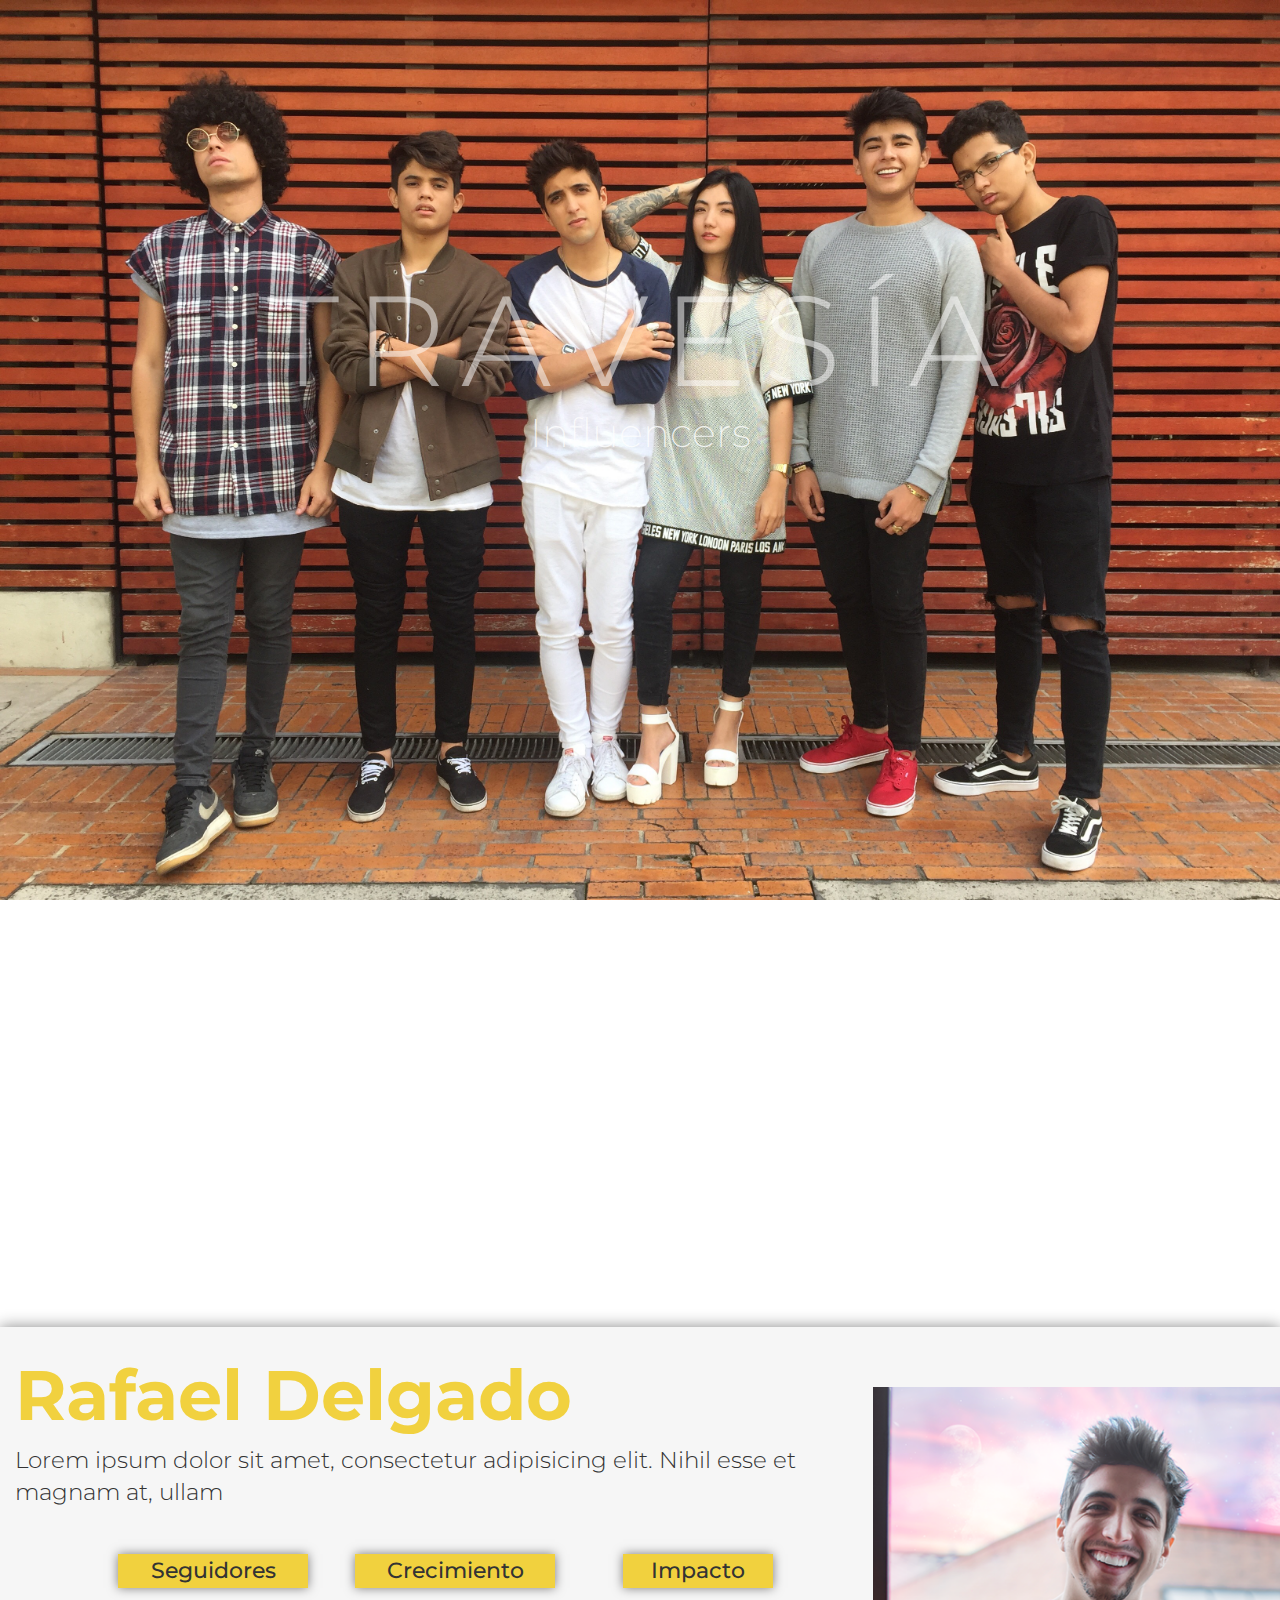
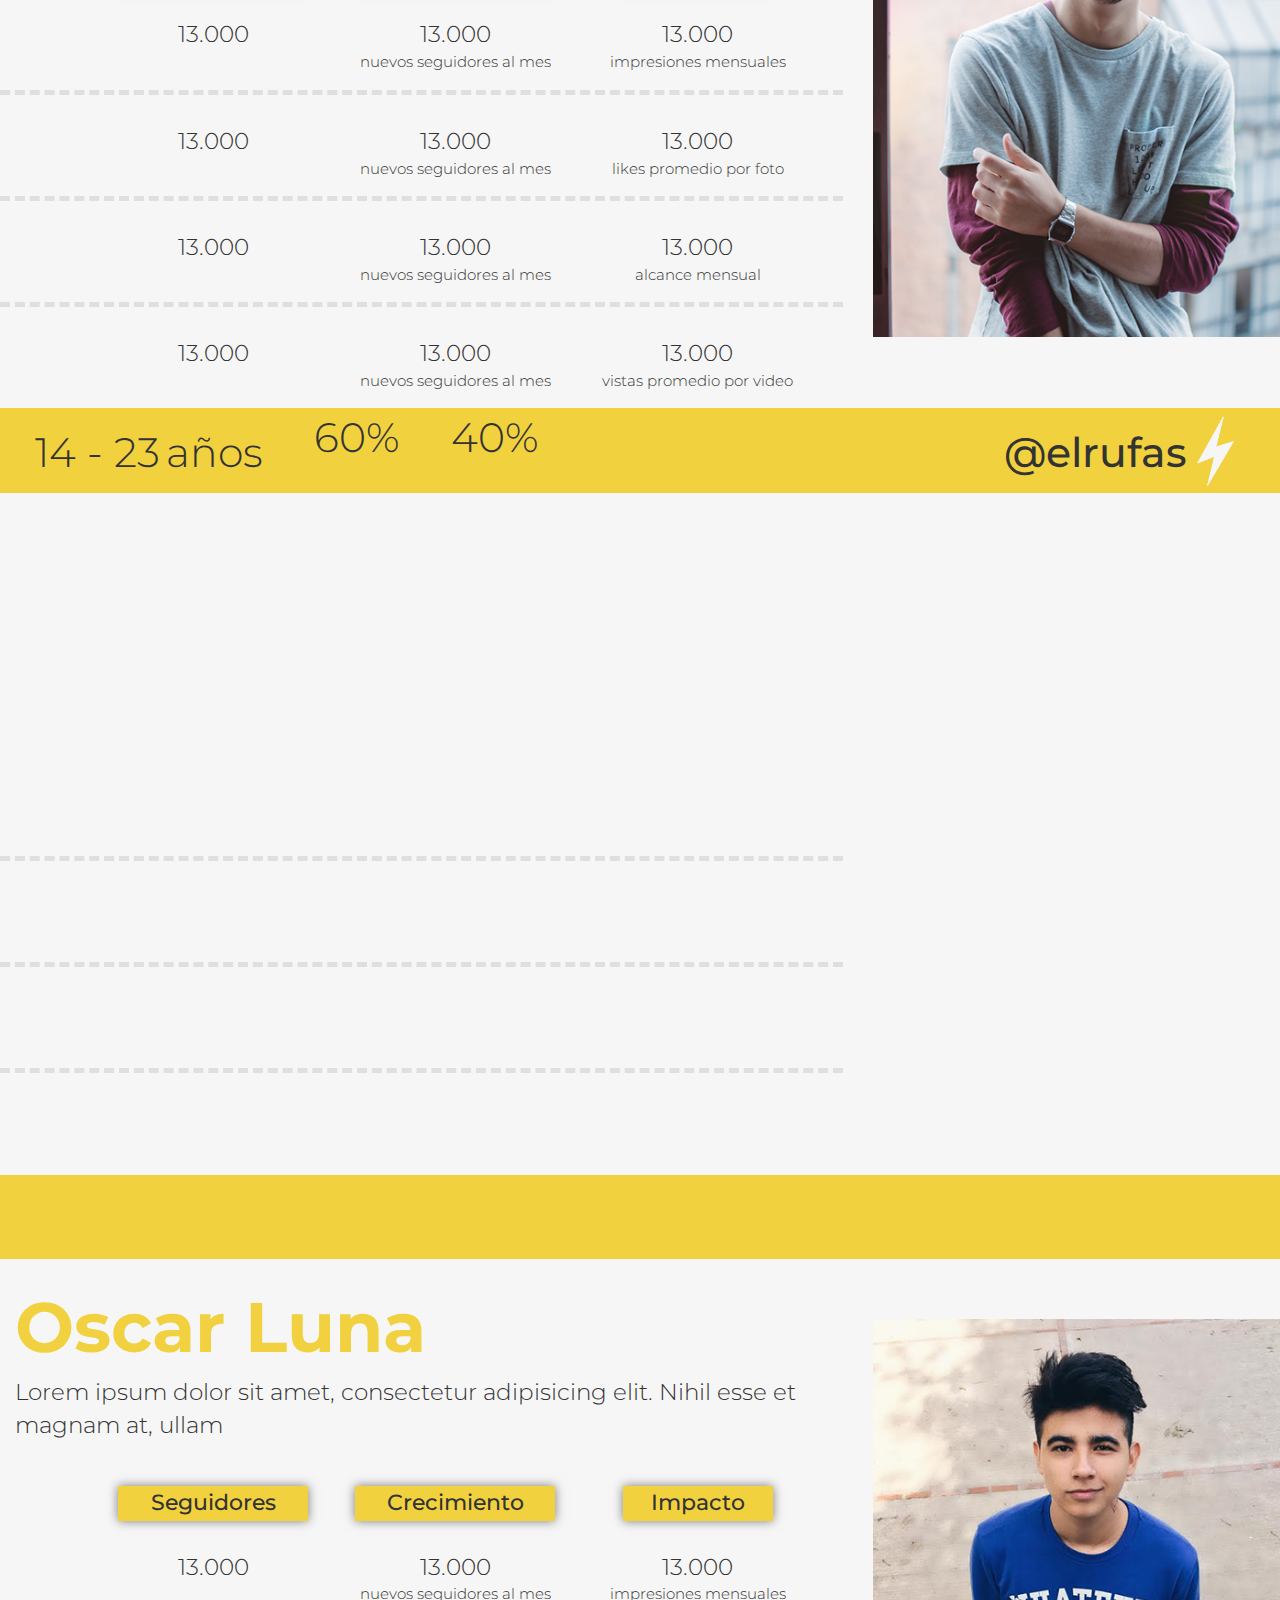
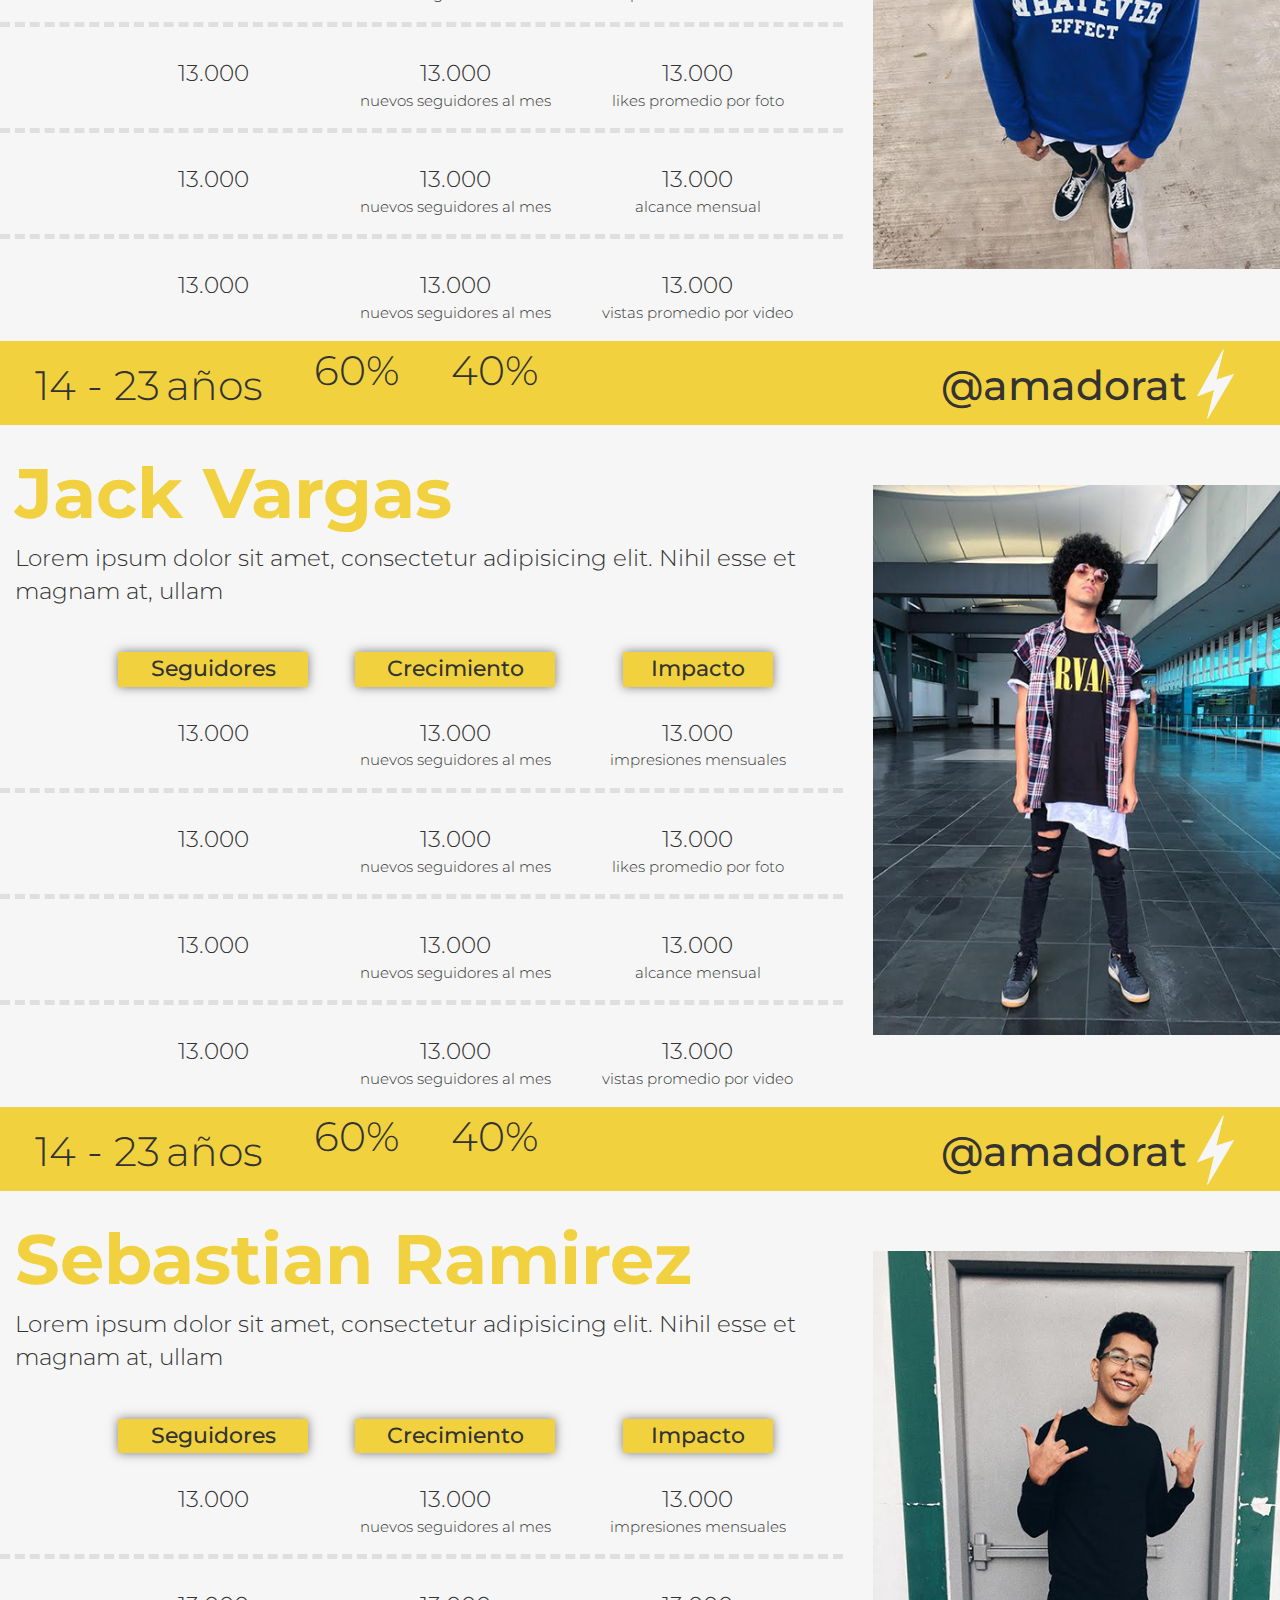
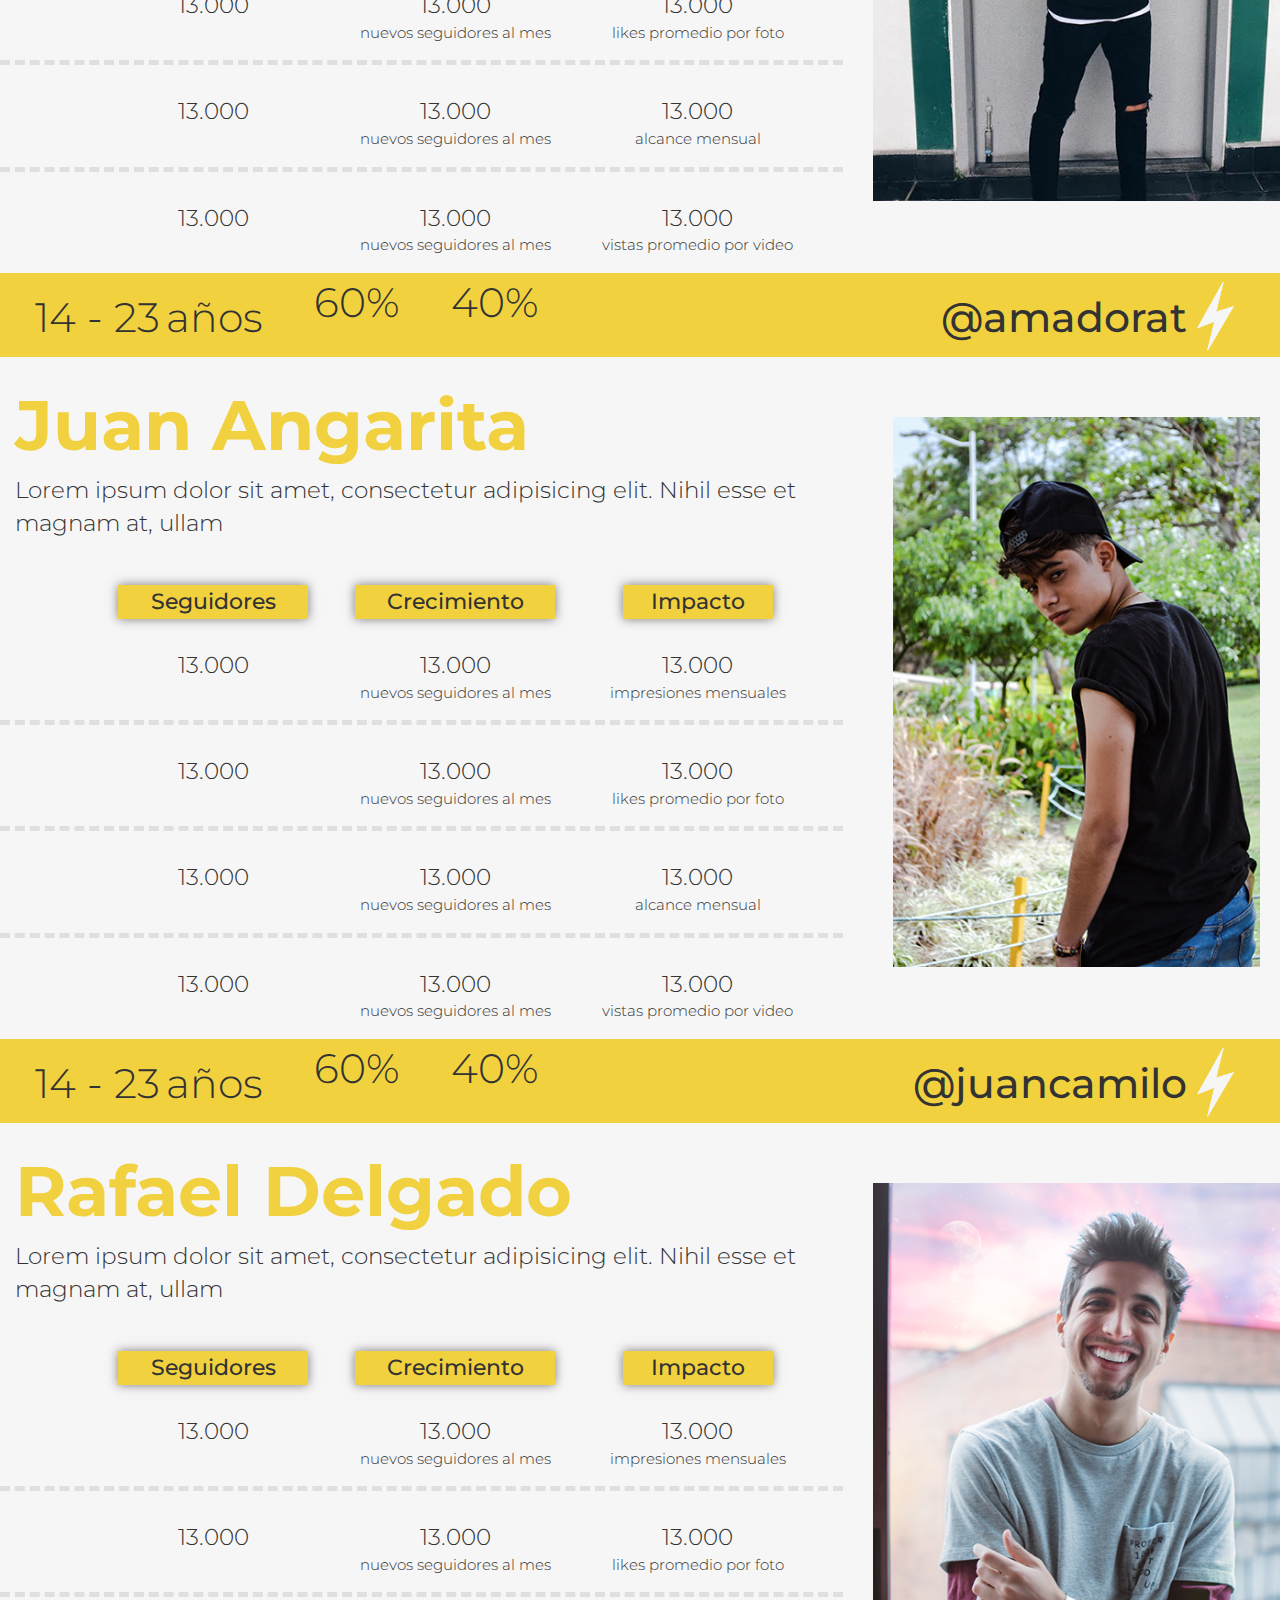
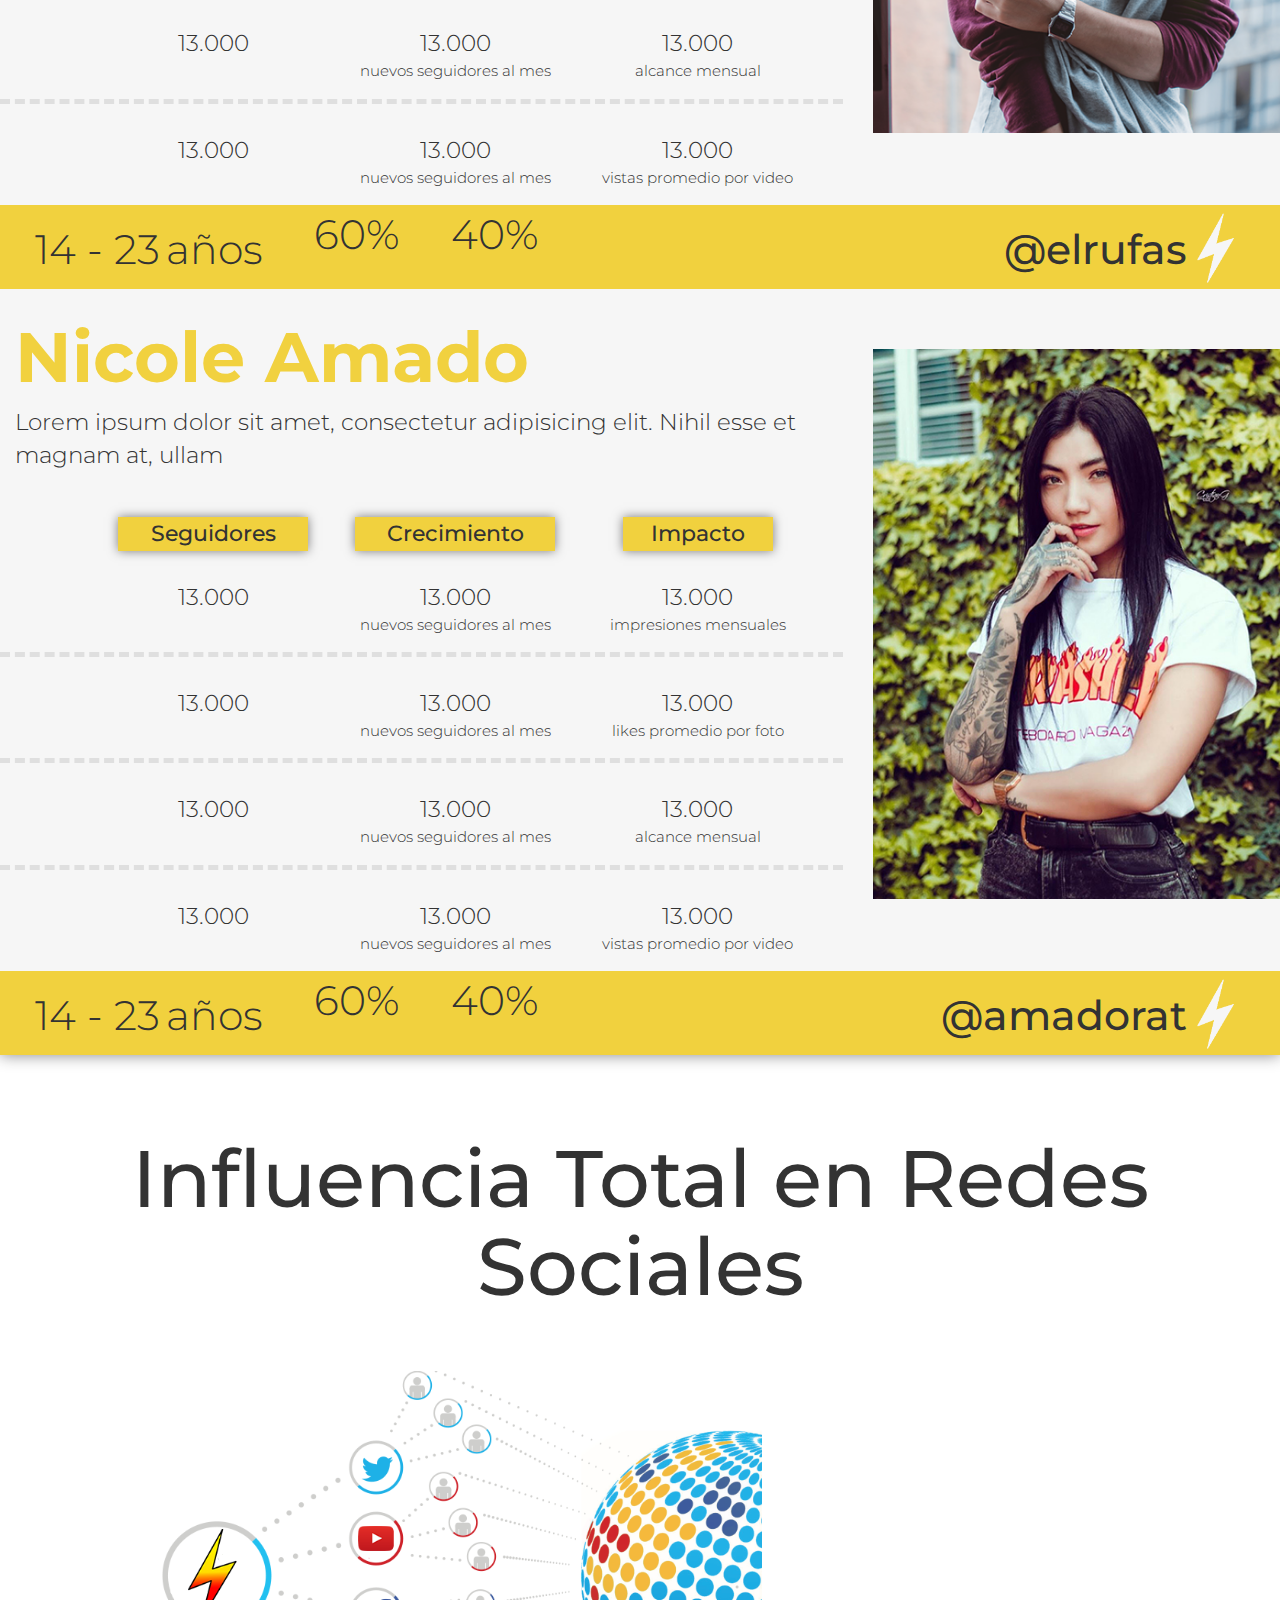
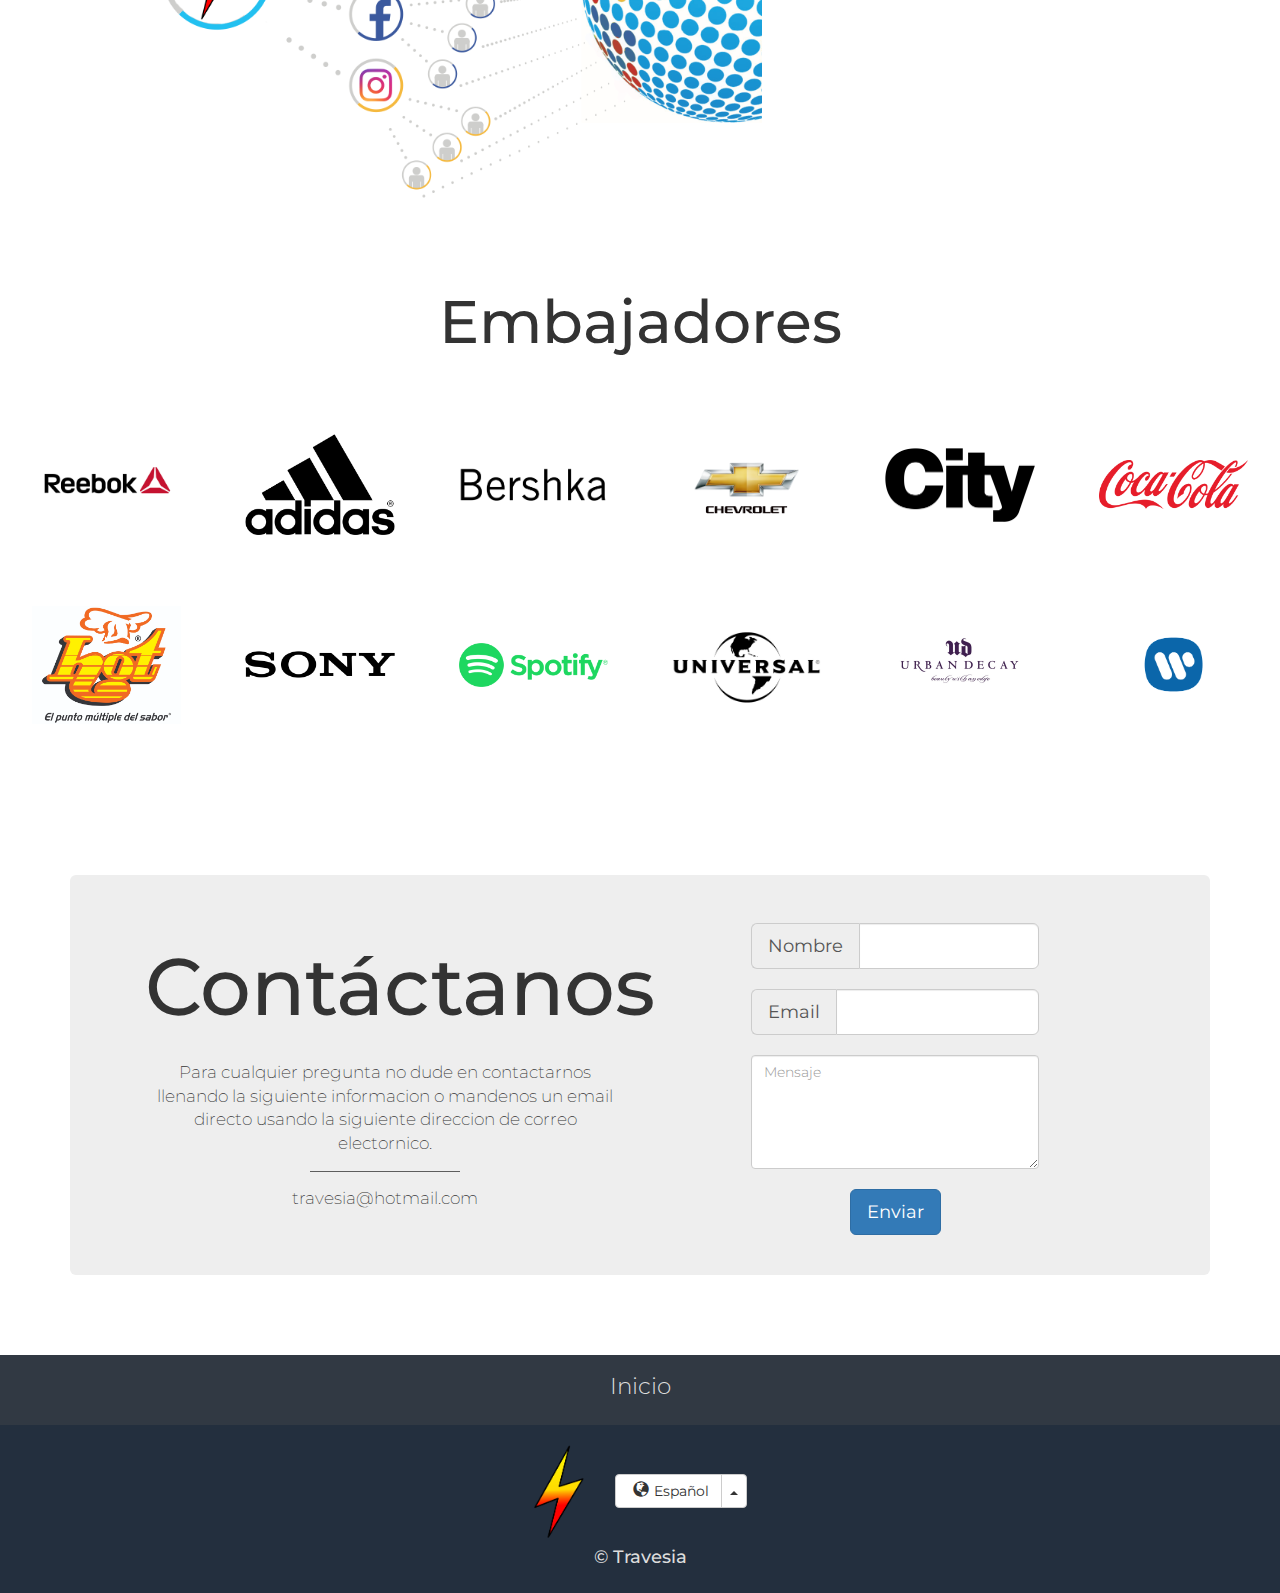
<file: index.html>
<!DOCTYPE html>
<html lang="es">
<head>

	<meta charset="utf-8">
    <meta name="viewport" content="width=device-width, initial-scale=1.0">
	<title>Travesía</title>

	<link href="https://fonts.googleapis.com/css?family=Open+Sans+Condensed:300,300i,700" rel="stylesheet">
	<link href="https://fonts.googleapis.com/css?family=Cinzel+Decorative:400,700,900" rel="stylesheet">
	<link href="https://fonts.googleapis.com/css?family=Oswald:200, 300,400,500,700" rel="stylesheet">
	<link href="https://fonts.googleapis.com/css?family=Montserrat:300,400,400i,500,600,700" rel="stylesheet">
	<link rel="stylesheet" type="text/css" href="https://code.ionicframework.com/ionicons/2.0.1/css/ionicons.min.css">
	<link rel="stylesheet" href="vendors/css/animate.css">
	<link rel="stylesheet" href="vendors/js/jquery-ui-1.12.1.custom/jquery-ui.min.css">
	<link rel="stylesheet" href="https://maxcdn.bootstrapcdn.com/bootstrap/3.3.7/css/bootstrap.min.css" integrity="sha384-BVYiiSIFeK1dGmJRAkycuHAHRg32OmUcww7on3RYdg4Va+PmSTsz/K68vbdEjh4u" crossorigin="anonymous">
	<link rel="stylesheet" type="text/css" href="resources/css/homeStyle.css">
	<link rel="stylesheet" type="text/css" href="resources/css/querys.css">
</head>
<body>
	<nav class="navBar">
		<ul>
			<li><a class="js-nav-home" href="#">Inicio</a></li>
			<li><a class="js-nav-what" href="#">Qué?</a></li>
			<li><a class="js-nav-who" href="#">Quiénes?</a></li>
			<li><a class="js-nav-contact" href="#">Contáctanos</a></li>
			<li class="liLogo">Traves<img id="logoNavbar" src="resources/css/images/logoDeifnitivo.png" alt="Travesia Logo">a</li>
		</ul>
	</nav>
	<nav class="mobile-nav">
		<ul>
			<li id="mobile-nav-upper">Traves<img id="logoNavbar" src="resources/css/images/logoDeifnitivo.png" alt="Travesia Logo">a</li>
			<li><a class="js-nav-home" href="#">Inicio</a></li>
			<li><a class="js-nav-what" href="#">Qué?</a></li>
			<li><a class="js-nav-who" href="#">Quíenes?</a></li>
			<li><a class="js-nav-contact" href="#">Contáctanos</a></li>
		</ul>
	</nav>
	<div id="menu-icon-div"><i class="menu_icon ion-navicon-round"></i></div>
	<div id="mobile-nav-icon"><i class="menu_icon_mobile ion-navicon-round"></i></div>
	<header class="js-home">
		<div class="blackScreen"></div>
		<svg id="headerLogo" viewBox="0 0 29 54" version="1.1" xmlns="http://www.w3.org/2000/svg" xmlns:xlink="http://www.w3.org/1999/xlink" xml:space="preserve" style="fill-rule:evenodd;clip-rule:evenodd;stroke-linejoin:round;stroke-miterlimit:1.41421;"><rect id="Artboard1" x="0" y="0" width="28.354" height="53.954" style="fill:none;"/><path d="M14.328,24.011l13.352,-4.282l-19.583,33.587l5.415,-22.311l-12.973,5.114l19.465,-35.262l-5.676,23.154l0,0Z" style="fill:#fffd9e;stroke:#000;stroke-width:0.4px;"/></svg>
		<!-- <img id="headerLogo" src="resources/css/images/logoDefinitivoAmarillo.png" alt="travesia logo"> -->
		<div class="container">
			<div class="titleContainer">
				<h1 class="title animated slideInRight">Travesía</h1>
				<h3 class="animated slideInLeft" >Influencers</h3>
			</div>
		</div>
	</header>
	<section class="about js-what">
		<div class="container-fluid">
			<div class="aboutP">
				<h2>¿Qué es Travesía?</h2>
				<p>
					Travesía es un colectivo de 6 youtubers que se unieron para trabajar en equipo, juntando su influencia y experiencia para potenciar su crecimiento y aumentar la calidad de su contenido, teniendo la amistad como piedra angular del proyecto.
				</p>
			</div>
		</div>
		<div class="sliderContainer js-who">
		<i id="right" class="ion-ios-arrow-right"></i>
		<i id="left" class="ion-ios-arrow-left"></i>
			<div class="slider grid">
				<div class="innerSlider">
					<div class="row">
						<div class="col-xs-8 bkgGrey">
							<h3>Rafael Delgado</h3>
							<div class="row">
								<div class="col-xs-12">
									<p class="description">Lorem ipsum dolor sit amet, consectetur adipisicing elit. Nihil esse et magnam at, ullam</p>
									<div class="container-fluid">
										<div class="profileRowFirst profileRows  row">
											<div class="iconDiv col-xs-10"><i class="ion-social-twitter"></i></div>
											<div class="col-xs-30">
												<h4 class="seguidores">Seguidores</h4>
												<p class="pMidle">13.000</p>
												<p class="pSmall white">nuevos seguidores al mes</p>
											</div>
											<div class="col-xs-30">
												<h4 class="crecimiento">Crecimiento</h4>
												<p class="pMidle">13.000</p>
												<p class="pSmall">nuevos seguidores al mes</p>
											</div>
											<div class="col-xs-30">
												<h4 class="impacto">Impacto</h4>
												<p class="pMidle">13.000</p>
												<p class="pSmall">impresiones mensuales</p>
											</div>
										</div>
										<div class="profileRows  row">
											<div class="iconDiv col-xs-10"><i class="ion-social-instagram"></i></div>
											<div class="col-xs-30">
												<p class="pMidle">13.000</p>
												<p class="pSmall white">nuevos seguidores al mes</p>
											</div>
											<div class="col-xs-30">
												<p class="pMidle">13.000</p>
												<p class="pSmall">nuevos seguidores al mes</p>
											</div>
											<div class="col-xs-30">
												<p class="pMidle">13.000</p>
												<p class="pSmall">likes promedio por foto</p>
											</div>
										</div>
										<div class="profileRows  row">
											<div class="iconDiv col-xs-10"><i class="ion-social-facebook"></i></div>
											<div class="col-xs-30">
												<p class="pMidle">13.000</p>
												<p class="pSmall white">nuevos seguidores al mes</p>
											</div>
											<div class="col-xs-30">
												<p class="pMidle">13.000</p>
												<p class="pSmall">nuevos seguidores al mes</p>
											</div>
											<div class="col-xs-30">
												<p class="pMidle">13.000</p>
												<p class="pSmall">alcance mensual</p>
											</div>
										</div>
										<div class="noBorder profileRows  row">
											<div class="iconDiv col-xs-10"><i class="ion-social-youtube"></i></div>
											<div class="col-xs-30">
												<p class="pMidle">13.000</p>
												<p class="pSmall white">nuevos seguidores al mes</p>
											</div>
											<div class="col-xs-30">
												<p class="pMidle">13.000</p>
												<p class="pSmall">nuevos seguidores al mes</p>
											</div>
											<div class="col-xs-30">
												<p class="pMidle">13.000</p>
												<p class="pSmall">vistas promedio por video</p>
											</div>
										</div>
									</div>
								</div>
							</div>
						</div>
						<div class="rufasPicDiv col-xs-4 bkgBlack"><img src="resources/css/images/rufasFoto1.png" alt=""></div>
					</div>
					<div class="row profileRowLast">
										<div class="col-xs-12">
											<div class="años">
												<p>14 - 23</p>
												<p >años</p>
											</div>
											<div>
												<i class="ion-woman"></i>
												<p>60%</p>
											</div>
											<div>
												<i class="ion-man"></i>
												<p>40%</p>
											</div>
											<div class="años instagramAcc">
												<p>@elrufas</p><img class="logoWhite" src="resources/css/images/logoDefinitivoWhite.png" alt="travesia logo">
											</div>
										</div>
									</div>
				</div>
				<div id="first" class="innerSlider">
					<div class="row">
						<div class="col-xs-8 bkgGrey">
							<h3>Nicole Amado</h3>
							<div class="row">
								<div class="col-xs-12">
									<p class="description">Lorem ipsum dolor sit amet, consectetur adipisicing elit. Nihil esse et magnam at, ullam</p>
									<div class="container-fluid">
										<div class="profileRowFirst profileRows  row">
											<div class="iconDiv col-xs-10"><i class="ion-social-twitter"></i></div>
											<div class="col-xs-30">
												<h4 class="seguidores">Seguidores</h4>
												<p class="pMidle">13.000</p>
												<p class="pSmall white">nuevos seguidores al mes</p>
											</div>
											<div class="col-xs-30">
												<h4 class="crecimiento">Crecimiento</h4>
												<p class="pMidle">13.000</p>
												<p class="pSmall">nuevos seguidores al mes</p>
											</div>
											<div class="col-xs-30">
												<h4 class="impacto">Impacto</h4>
												<p class="pMidle">13.000</p>
												<p class="pSmall">impresiones mensuales</p>
											</div>
										</div>
										<div class="profileRowSecond profileRows  row">
											<div class="iconDiv col-xs-10"><i class="ion-social-instagram"></i></div>
											<div class="col-xs-30">
												<p class="pMidle">13.000</p>
												<p class="pSmall white">nuevos seguidores al mes</p>
											</div>
											<div class="col-xs-30">
												<p class="pMidle">13.000</p>
												<p class="pSmall">nuevos seguidores al mes</p>
											</div>
											<div class="col-xs-30">
												<p class="pMidle">13.000</p>
												<p class="pSmall">likes promedio por foto</p>
											</div>
										</div>
										<div class="profileRowThird profileRows  row">
											<div class="iconDiv col-xs-10"><i class="ion-social-facebook"></i></div>
											<div class="col-xs-30">
												<p class="pMidle">13.000</p>
												<p class="pSmall white">nuevos seguidores al mes</p>
											</div>
											<div class="col-xs-30">
												<p class="pMidle">13.000</p>
												<p class="pSmall">nuevos seguidores al mes</p>
											</div>
											<div class="col-xs-30">
												<p class="pMidle">13.000</p>
												<p class="pSmall">alcance mensual</p>
											</div>
										</div>
										<div class="profileRowFourth noBorder profileRows  row">
											<div class="iconDiv col-xs-10"><i class="ion-social-youtube"></i></div>
											<div class="col-xs-30">
												<p class="pMidle">13.000</p>
												<p class="pSmall white">nuevos seguidores al mes</p>
											</div>
											<div class="col-xs-30">
												<p class="pMidle">13.000</p>
												<p class="pSmall">nuevos seguidores al mes</p>
											</div>
											<div class="col-xs-30">
												<p class="pMidle">13.000</p>
												<p class="pSmall">vistas promedio por video</p>
											</div>
										</div>
									</div>
								</div>
							</div>
						</div>
						<div class="nicolePicDiv col-xs-4 bkgBlack"><img src="resources/css/images/amador1.jpg" alt=""></div>
					</div>
					<div class="row profileRowLast">
										<div class="col-xs-12">
											<div class="años">
												<p>14 - 23</p>
												<p >años</p>
											</div>
											<div>
												<i class="ion-woman"></i>
												<p>60%</p>
											</div>
											<div>
												<i class="ion-man"></i>
												<p>40%</p>
											</div>
											<div class="años instagramAcc">
												<p>@amadorat</p><img class="logoWhite" src="resources/css/images/logoDefinitivoWhite.png" alt="travesia logo">
											</div>
										</div>
									</div>
				</div>
				<div class="innerSlider">
					<div class="row">
						<div class="col-xs-8 bkgGrey">
							<h3>Oscar Luna</h3>
							<div class="row">
								<div class="col-xs-12">
									<p class="description">Lorem ipsum dolor sit amet, consectetur adipisicing elit. Nihil esse et magnam at, ullam</p>
									<div class="container-fluid">
										<div class="profileRowFirst profileRows  row">
											<div class="iconDiv col-xs-10"><i class="ion-social-twitter"></i></div>
											<div class="col-xs-30">
												<h4 class="seguidores">Seguidores</h4>
												<p class="pMidle">13.000</p>
												<p class="pSmall white">nuevos seguidores al mes</p>
											</div>
											<div class="col-xs-30">
												<h4 class="crecimiento">Crecimiento</h4>
												<p class="pMidle">13.000</p>
												<p class="pSmall">nuevos seguidores al mes</p>
											</div>
											<div class="col-xs-30">
												<h4 class="impacto">Impacto</h4>
												<p class="pMidle">13.000</p>
												<p class="pSmall">impresiones mensuales</p>
											</div>
										</div>
										<div class="profileRows  row">
											<div class="iconDiv col-xs-10"><i class="ion-social-instagram"></i></div>
											<div class="col-xs-30">
												<p class="pMidle">13.000</p>
												<p class="pSmall white">nuevos seguidores al mes</p>
											</div>
											<div class="col-xs-30">
												<p class="pMidle">13.000</p>
												<p class="pSmall">nuevos seguidores al mes</p>
											</div>
											<div class="col-xs-30">
												<p class="pMidle">13.000</p>
												<p class="pSmall">likes promedio por foto</p>
											</div>
										</div>
										<div class="profileRows  row">
											<div class="iconDiv col-xs-10"><i class="ion-social-facebook"></i></div>
											<div class="col-xs-30">
												<p class="pMidle">13.000</p>
												<p class="pSmall white">nuevos seguidores al mes</p>
											</div>
											<div class="col-xs-30">
												<p class="pMidle">13.000</p>
												<p class="pSmall">nuevos seguidores al mes</p>
											</div>
											<div class="col-xs-30">
												<p class="pMidle">13.000</p>
												<p class="pSmall">alcance mensual</p>
											</div>
										</div>
										<div class="noBorder profileRows  row">
											<div class="iconDiv col-xs-10"><i class="ion-social-youtube"></i></div>
											<div class="col-xs-30">
												<p class="pMidle">13.000</p>
												<p class="pSmall white">nuevos seguidores al mes</p>
											</div>
											<div class="col-xs-30">
												<p class="pMidle">13.000</p>
												<p class="pSmall">nuevos seguidores al mes</p>
											</div>
											<div class="col-xs-30">
												<p class="pMidle">13.000</p>
												<p class="pSmall">vistas promedio por video</p>
											</div>
										</div>
									</div>
								</div>
							</div>
						</div>
						<div class="oscarPicDiv col-xs-4 bkgBlack"><img src="resources/css/images/oscarluna1.jpg" alt=""></div>
					</div>
					<div class="row profileRowLast">
										<div class="col-xs-12">
											<div class="años">
												<p>14 - 23</p>
												<p >años</p>
											</div>
											<div>
												<i class="ion-woman"></i>
												<p>60%</p>
											</div>
											<div>
												<i class="ion-man"></i>
												<p>40%</p>
											</div>
											<div class="años instagramAcc">
												<p>@amadorat</p><img class="logoWhite" src="resources/css/images/logoDefinitivoWhite.png" alt="travesia logo">
											</div>
										</div>
									</div>
				</div>
				<div class="innerSlider">
					<div class="row">
						<div class="col-xs-8 bkgGrey">
							<h3>Jack Vargas</h3>
							<div class="row">
								<div class="col-xs-12">
									<p class="description">Lorem ipsum dolor sit amet, consectetur adipisicing elit. Nihil esse et magnam at, ullam</p>
									<div class="container-fluid">
										<div class="profileRowFirst profileRows  row">
											<div class="iconDiv col-xs-10"><i class="ion-social-twitter"></i></div>
											<div class="col-xs-30">
												<h4 class="seguidores">Seguidores</h4>
												<p class="pMidle">13.000</p>
												<p class="pSmall white">nuevos seguidores al mes</p>
											</div>
											<div class="col-xs-30">
												<h4 class="crecimiento">Crecimiento</h4>
												<p class="pMidle">13.000</p>
												<p class="pSmall">nuevos seguidores al mes</p>
											</div>
											<div class="col-xs-30">
												<h4 class="impacto">Impacto</h4>
												<p class="pMidle">13.000</p>
												<p class="pSmall">impresiones mensuales</p>
											</div>
										</div>
										<div class="profileRows  row">
											<div class="iconDiv col-xs-10"><i class="ion-social-instagram"></i></div>
											<div class="col-xs-30">
												<p class="pMidle">13.000</p>
												<p class="pSmall white">nuevos seguidores al mes</p>
											</div>
											<div class="col-xs-30">
												<p class="pMidle">13.000</p>
												<p class="pSmall">nuevos seguidores al mes</p>
											</div>
											<div class="col-xs-30">
												<p class="pMidle">13.000</p>
												<p class="pSmall">likes promedio por foto</p>
											</div>
										</div>
										<div class="profileRows  row">
											<div class="iconDiv col-xs-10"><i class="ion-social-facebook"></i></div>
											<div class="col-xs-30">
												<p class="pMidle">13.000</p>
												<p class="pSmall white">nuevos seguidores al mes</p>
											</div>
											<div class="col-xs-30">
												<p class="pMidle">13.000</p>
												<p class="pSmall">nuevos seguidores al mes</p>
											</div>
											<div class="col-xs-30">
												<p class="pMidle">13.000</p>
												<p class="pSmall">alcance mensual</p>
											</div>
										</div>
										<div class="noBorder profileRows  row">
											<div class="iconDiv col-xs-10"><i class="ion-social-youtube"></i></div>
											<div class="col-xs-30">
												<p class="pMidle">13.000</p>
												<p class="pSmall white">nuevos seguidores al mes</p>
											</div>
											<div class="col-xs-30">
												<p class="pMidle">13.000</p>
												<p class="pSmall">nuevos seguidores al mes</p>
											</div>
											<div class="col-xs-30">
												<p class="pMidle">13.000</p>
												<p class="pSmall">vistas promedio por video</p>
											</div>
										</div>
									</div>
								</div>
							</div>
						</div>
						<div class="jackPicDiv col-xs-4 bkgBlack"><img src="resources/css/images/jackvargas1.jpg" alt=""></div>
					</div>
					<div class="row profileRowLast">
										<div class="col-xs-12">
											<div class="años">
												<p>14 - 23</p>
												<p >años</p>
											</div>
											<div>
												<i class="ion-woman"></i>
												<p>60%</p>
											</div>
											<div>
												<i class="ion-man"></i>
												<p>40%</p>
											</div>
											<div class="años instagramAcc">
												<p>@amadorat</p><img class="logoWhite" src="resources/css/images/logoDefinitivoWhite.png" alt="travesia logo">
											</div>
										</div>
									</div>
				</div>
				<div class="innerSlider">
					<div class="row">
						<div class="col-xs-8 bkgGrey">
							<h3>Sebastian Ramirez</h3>
							<div class="row">
								<div class="col-xs-12">
									<p class="description">Lorem ipsum dolor sit amet, consectetur adipisicing elit. Nihil esse et magnam at, ullam</p>
									<div class="container-fluid">
										<div class="profileRowFirst profileRows  row">
											<div class="iconDiv col-xs-10"><i class="ion-social-twitter"></i></div>
											<div class="col-xs-30">
												<h4 class="seguidores">Seguidores</h4>
												<p class="pMidle">13.000</p>
												<p class="pSmall white">nuevos seguidores al mes</p>
											</div>
											<div class="col-xs-30">
												<h4 class="crecimiento">Crecimiento</h4>
												<p class="pMidle">13.000</p>
												<p class="pSmall">nuevos seguidores al mes</p>
											</div>
											<div class="col-xs-30">
												<h4 class="impacto">Impacto</h4>
												<p class="pMidle">13.000</p>
												<p class="pSmall">impresiones mensuales</p>
											</div>
										</div>
										<div class="profileRows  row">
											<div class="iconDiv col-xs-10"><i class="ion-social-instagram"></i></div>
											<div class="col-xs-30">
												<p class="pMidle">13.000</p>
												<p class="pSmall white">nuevos seguidores al mes</p>
											</div>
											<div class="col-xs-30">
												<p class="pMidle">13.000</p>
												<p class="pSmall">nuevos seguidores al mes</p>
											</div>
											<div class="col-xs-30">
												<p class="pMidle">13.000</p>
												<p class="pSmall">likes promedio por foto</p>
											</div>
										</div>
										<div class="profileRows  row">
											<div class="iconDiv col-xs-10"><i class="ion-social-facebook"></i></div>
											<div class="col-xs-30">
												<p class="pMidle">13.000</p>
												<p class="pSmall white">nuevos seguidores al mes</p>
											</div>
											<div class="col-xs-30">
												<p class="pMidle">13.000</p>
												<p class="pSmall">nuevos seguidores al mes</p>
											</div>
											<div class="col-xs-30">
												<p class="pMidle">13.000</p>
												<p class="pSmall">alcance mensual</p>
											</div>
										</div>
										<div class="noBorder profileRows  row">
											<div class="iconDiv col-xs-10"><i class="ion-social-youtube"></i></div>
											<div class="col-xs-30">
												<p class="pMidle">13.000</p>
												<p class="pSmall white">nuevos seguidores al mes</p>
											</div>
											<div class="col-xs-30">
												<p class="pMidle">13.000</p>
												<p class="pSmall">nuevos seguidores al mes</p>
											</div>
											<div class="col-xs-30">
												<p class="pMidle">13.000</p>
												<p class="pSmall">vistas promedio por video</p>
											</div>
										</div>
									</div>
								</div>
							</div>
						</div>
						<div class="sebasPicDiv col-xs-4 bkgBlack"><img src="resources/css/images/sebastian1.jpg" alt=""></div>
					</div>
					<div class="row profileRowLast">
										<div class="col-xs-12">
											<div class="años">
												<p>14 - 23</p>
												<p >años</p>
											</div>
											<div>
												<i class="ion-woman"></i>
												<p>60%</p>
											</div>
											<div>
												<i class="ion-man"></i>
												<p>40%</p>
											</div>
											<div class="años instagramAcc">
												<p>@amadorat</p><img class="logoWhite" src="resources/css/images/logoDefinitivoWhite.png" alt="travesia logo">
											</div>
										</div>
									</div>
				</div>
				<div class="innerSlider">
					<div class="row">
						<div class="col-xs-8 bkgGrey">
							<h3>Juan Angarita</h3>
							<div class="row">
								<div class="col-xs-12">
									<p class="description">Lorem ipsum dolor sit amet, consectetur adipisicing elit. Nihil esse et magnam at, ullam</p>
									<div class="container-fluid">
										<div class="profileRowFirst profileRows  row">
											<div class="iconDiv col-xs-10"><i class="ion-social-twitter"></i></div>
											<div class="col-xs-30">
												<h4 class="seguidores">Seguidores</h4>
												<p class="pMidle">13.000</p>
												<p class="pSmall white">nuevos seguidores al mes</p>
											</div>
											<div class="col-xs-30">
												<h4 class="crecimiento">Crecimiento</h4>
												<p class="pMidle">13.000</p>
												<p class="pSmall">nuevos seguidores al mes</p>
											</div>
											<div class="col-xs-30">
												<h4 class="impacto">Impacto</h4>
												<p class="pMidle">13.000</p>
												<p class="pSmall">impresiones mensuales</p>
											</div>
										</div>
										<div class="profileRows  row">
											<div class="iconDiv col-xs-10"><i class="ion-social-instagram"></i></div>
											<div class="col-xs-30">
												<p class="pMidle">13.000</p>
												<p class="pSmall white">nuevos seguidores al mes</p>
											</div>
											<div class="col-xs-30">
												<p class="pMidle">13.000</p>
												<p class="pSmall">nuevos seguidores al mes</p>
											</div>
											<div class="col-xs-30">
												<p class="pMidle">13.000</p>
												<p class="pSmall">likes promedio por foto</p>
											</div>
										</div>
										<div class="profileRows  row">
											<div class="iconDiv col-xs-10"><i class="ion-social-facebook"></i></div>
											<div class="col-xs-30">
												<p class="pMidle">13.000</p>
												<p class="pSmall white">nuevos seguidores al mes</p>
											</div>
											<div class="col-xs-30">
												<p class="pMidle">13.000</p>
												<p class="pSmall">nuevos seguidores al mes</p>
											</div>
											<div class="col-xs-30">
												<p class="pMidle">13.000</p>
												<p class="pSmall">alcance mensual</p>
											</div>
										</div>
										<div class="noBorder profileRows  row">
											<div class="iconDiv col-xs-10"><i class="ion-social-youtube"></i></div>
											<div class="col-xs-30">
												<p class="pMidle">13.000</p>
												<p class="pSmall white">nuevos seguidores al mes</p>
											</div>
											<div class="col-xs-30">
												<p class="pMidle">13.000</p>
												<p class="pSmall">nuevos seguidores al mes</p>
											</div>
											<div class="col-xs-30">
												<p class="pMidle">13.000</p>
												<p class="pSmall">vistas promedio por video</p>
											</div>
										</div>
									</div>
								</div>
							</div>
						</div>
						<div class="juanPicDiv col-xs-4 bkgBlack"><img src="resources/css/images/juancamilo1.jpg" alt=""></div>
					</div>
					<div class="row profileRowLast">
										<div class="col-xs-12">
											<div class="años">
												<p>14 - 23</p>
												<p >años</p>
											</div>
											<div>
												<i class="ion-woman"></i>
												<p>60%</p>
											</div>
											<div>
												<i class="ion-man"></i>
												<p>40%</p>
											</div>
											<div class="años instagramAcc">
												<p>@juancamilo</p><img class="logoWhite" src="resources/css/images/logoDefinitivoWhite.png" alt="travesia logo">
											</div>
										</div>
									</div>
				</div>
				<div class="innerSlider">
					<div class="row">
						<div class="col-xs-8 bkgGrey">
							<h3>Rafael Delgado</h3>
							<div class="row">
								<div class="col-xs-12">
									<p class="description">Lorem ipsum dolor sit amet, consectetur adipisicing elit. Nihil esse et magnam at, ullam</p>
									<div class="container-fluid">
										<div class="profileRowFirst profileRows  row">
											<div class="iconDiv col-xs-10"><i class="ion-social-twitter"></i></div>
											<div class="col-xs-30">
												<h4 class="seguidores">Seguidores</h4>
												<p class="pMidle">13.000</p>
												<p class="pSmall white">nuevos seguidores al mes</p>
											</div>
											<div class="col-xs-30">
												<h4 class="crecimiento">Crecimiento</h4>
												<p class="pMidle">13.000</p>
												<p class="pSmall">nuevos seguidores al mes</p>
											</div>
											<div class="col-xs-30">
												<h4 class="impacto">Impacto</h4>
												<p class="pMidle">13.000</p>
												<p class="pSmall">impresiones mensuales</p>
											</div>
										</div>
										<div class="profileRows  row">
											<div class="iconDiv col-xs-10"><i class="ion-social-instagram"></i></div>
											<div class="col-xs-30">
												<p class="pMidle">13.000</p>
												<p class="pSmall white">nuevos seguidores al mes</p>
											</div>
											<div class="col-xs-30">
												<p class="pMidle">13.000</p>
												<p class="pSmall">nuevos seguidores al mes</p>
											</div>
											<div class="col-xs-30">
												<p class="pMidle">13.000</p>
												<p class="pSmall">likes promedio por foto</p>
											</div>
										</div>
										<div class="profileRows  row">
											<div class="iconDiv col-xs-10"><i class="ion-social-facebook"></i></div>
											<div class="col-xs-30">
												<p class="pMidle">13.000</p>
												<p class="pSmall white">nuevos seguidores al mes</p>
											</div>
											<div class="col-xs-30">
												<p class="pMidle">13.000</p>
												<p class="pSmall">nuevos seguidores al mes</p>
											</div>
											<div class="col-xs-30">
												<p class="pMidle">13.000</p>
												<p class="pSmall">alcance mensual</p>
											</div>
										</div>
										<div class="noBorder profileRows  row">
											<div class="iconDiv col-xs-10"><i class="ion-social-youtube"></i></div>
											<div class="col-xs-30">
												<p class="pMidle">13.000</p>
												<p class="pSmall white">nuevos seguidores al mes</p>
											</div>
											<div class="col-xs-30">
												<p class="pMidle">13.000</p>
												<p class="pSmall">nuevos seguidores al mes</p>
											</div>
											<div class="col-xs-30">
												<p class="pMidle">13.000</p>
												<p class="pSmall">vistas promedio por video</p>
											</div>
										</div>
									</div>
								</div>
							</div>
						</div>
						<div class="rufasPicDiv col-xs-4 bkgBlack"><img src="resources/css/images/rufasFoto1.png" alt=""></div>
					</div>
					<div class="row profileRowLast">
										<div class="col-xs-12">
											<div class="años">
												<p>14 - 23</p>
												<p >años</p>
											</div>
											<div>
												<i class="ion-woman"></i>
												<p>60%</p>
											</div>
											<div>
												<i class="ion-man"></i>
												<p>40%</p>
											</div>
											<div class="años instagramAcc">
												<p>@elrufas</p><img class="logoWhite" src="resources/css/images/logoDefinitivoWhite.png" alt="travesia logo">
											</div>
										</div>
									</div>
				</div>
				<div class="innerSlider">
					<div class="row">
						<div class="col-xs-8 bkgGrey">
							<h3>Nicole Amado</h3>
							<div class="row">
								<div class="col-xs-12">
									<p class="description">Lorem ipsum dolor sit amet, consectetur adipisicing elit. Nihil esse et magnam at, ullam</p>
									<div class="container-fluid">
										<div class="profileRowFirst profileRows  row">
											<div class="iconDiv col-xs-10"><i class="ion-social-twitter"></i></div>
											<div class="col-xs-30">
												<h4 class="seguidores">Seguidores</h4>
												<p class="pMidle">13.000</p>
												<p class="pSmall white">nuevos seguidores al mes</p>
											</div>
											<div class="col-xs-30">
												<h4 class="crecimiento">Crecimiento</h4>
												<p class="pMidle">13.000</p>
												<p class="pSmall">nuevos seguidores al mes</p>
											</div>
											<div class="col-xs-30">
												<h4 class="impacto">Impacto</h4>
												<p class="pMidle">13.000</p>
												<p class="pSmall">impresiones mensuales</p>
											</div>
										</div>
										<div class="profileRows  row">
											<div class="iconDiv col-xs-10"><i class="ion-social-instagram"></i></div>
											<div class="col-xs-30">
												<p class="pMidle">13.000</p>
												<p class="pSmall white">nuevos seguidores al mes</p>
											</div>
											<div class="col-xs-30">
												<p class="pMidle">13.000</p>
												<p class="pSmall">nuevos seguidores al mes</p>
											</div>
											<div class="col-xs-30">
												<p class="pMidle">13.000</p>
												<p class="pSmall">likes promedio por foto</p>
											</div>
										</div>
										<div class="profileRows  row">
											<div class="iconDiv col-xs-10"><i class="ion-social-facebook"></i></div>
											<div class="col-xs-30">
												<p class="pMidle">13.000</p>
												<p class="pSmall white">nuevos seguidores al mes</p>
											</div>
											<div class="col-xs-30">
												<p class="pMidle">13.000</p>
												<p class="pSmall">nuevos seguidores al mes</p>
											</div>
											<div class="col-xs-30">
												<p class="pMidle">13.000</p>
												<p class="pSmall">alcance mensual</p>
											</div>
										</div>
										<div class="noBorder profileRows  row">
											<div class="iconDiv col-xs-10"><i class="ion-social-youtube"></i></div>
											<div class="col-xs-30">
												<p class="pMidle">13.000</p>
												<p class="pSmall white">nuevos seguidores al mes</p>
											</div>
											<div class="col-xs-30">
												<p class="pMidle">13.000</p>
												<p class="pSmall">nuevos seguidores al mes</p>
											</div>
											<div class="col-xs-30">
												<p class="pMidle">13.000</p>
												<p class="pSmall">vistas promedio por video</p>
											</div>
										</div>
									</div>
								</div>
							</div>
						</div>
						<div class="nicolePicDiv col-xs-4 bkgBlack"><img src="resources/css/images/amador1.jpg" alt=""></div>
					</div>
					<div class="row profileRowLast">
										<div class="col-xs-12">
											<div class="años">
												<p>14 - 23</p>
												<p >años</p>
											</div>
											<div>
												<i class="ion-woman"></i>
												<p>60%</p>
											</div>
											<div>
												<i class="ion-man"></i>
												<p>40%</p>
											</div>
											<div class="años instagramAcc">
												<p>@amadorat</p><img class="logoWhite" src="resources/css/images/logoDefinitivoWhite.png" alt="travesia logo">
											</div>
										</div>
									</div>
				</div>
			</div>
		</div>
		<div class="container-fluid reachContainer">
			<h2>Influencia Total en Redes Sociales</h2>	
			<div class="container-fluid socialReachInner">	
				<img src="resources/css/images/Scial-media-reach.png">
				<p class="smrNumber">1,214,000</p>
			</div>
		</div>
		<div class="embajadorContainer container-fluid">
			<h4>Embajadores</h4>
			<div class="row">
				<div class="col-sm-2 col-xs-4"><img src="resources/css/images/logos/321451_v2.jpg" alt=""></div>
				<div class="col-sm-2 col-xs-4"><img src="resources/css/images/logos/Adidas_Logo.svg.png" alt="adidas logo"></div>
				<div class="col-sm-2 col-xs-4"><img src="resources/css/images/logos/Bershka_logo.png" alt="bershka logo"></div>
				<div class="col-sm-2 col-xs-4"><img src="resources/css/images/logos/Chevrolet-logo-2011-1366x768.png" alt="chevrolet logo"></div>
				<div class="col-sm-2 col-xs-4"><img src="resources/css/images/logos/City_logo_2012.svg.png" alt="city-tv logo"></div>
				<div class="col-sm-2 col-xs-4"><img src="resources/css/images/logos/Coca-Cola_logo.svg.png" alt="coca cola logo"></div>
			</div>
			<div class="row">
				<div class="col-sm-2 col-xs-4"><img src="resources/css/images/logos/HOT.jpg" alt="hot logo"></div>
				<div class="col-sm-2 col-xs-4"><img src="resources/css/images/logos/Sony_logo.svg.png" alt="sony logo"></div>
				<div class="col-sm-2 col-xs-4"><img src="resources/css/images/logos/Spotify_logo_with_text.png" alt="spotify logo"></div>
				<div class="col-sm-2 col-xs-4"><img src="resources/css/images/logos/universal-logo.jpg" alt="universal logo"></div>
				<div class="col-sm-2 col-xs-4"><img src="resources/css/images/logos/urbandecay-logo.jpg" alt="urban decay logo"></div>
				<div class="col-sm-2 col-xs-4"><img src="resources/css/images/logos/Warner_Music_Group_2013_logo.svg.png" alt="warner music logo"></div>
			</div>
		</div> 
	</section>
	<section class="contact js-contact">
		<div class="container">
			<div class="jumbotron">
				<div class="col-md-6">
					<h2>Contáctanos</h2>
					<p>Para cualquier pregunta no dude en contactarnos llenando la siguiente informacion o mandenos un email directo usando la siguiente direccion de correo electornico.</p>
					<div class="contactLine"></div>
					<p>travesia@hotmail.com</p>
				</div>
				<div class="col-md-6">
					<form method="post" action="php/phpMailerForms/contactMailer.php">
						<div class="input-group input-group-lg">
						  <span class="input-group-addon" id="basic-addon1">Nombre</span>
						  <input type="text" class="form-control" name="name" aria-describedby="basic-addon1">
						</div>
						<div class="input-group input-group-lg">
						  <span class="input-group-addon" id="basic-addon1">Email</span>
						  <input type="text" class="form-control" name="email" aria-describedby="basic-addon1">
						</div>
						
						 <textarea class="form-control" id="mensaje" name="message" rows="5" placeholder="Mensaje"></textarea>
						<button type="submit" class="btn btn-primary btn-lg">Enviar</button>
					</form>
				</div>
			</div>
		</div>
	</section>
	<footer>
        <div class="backTop_div js--backTop">
            <div>
                <span>Inicio</span>
            </div>
        </div>
        <div class="footer_inner">
            <div class="footer_logo_div">
                <img src="resources/css/images/logoDeifnitivo.png" alt="L.A logo">
            </div>
            <div class="btn-group dropup">
              <button type="button" class="btn btn-default"><i class="glyphicon glyphicon-globe"></i>Español</button>
              <button type="button" class="btn btn-default dropdown-toggle" data-toggle="dropdown" aria-haspopup="true" aria-expanded="false">
                <span class="caret"></span>
                <span class="sr-only">Toggle Dropdown</span>
              </button>
              <ul class="dropdown-menu">
                <li><a href="#">Ingles</a></li>
              </ul>
            </div>
            <h4>&#169; Travesia</h4>
        </div>
    </footer>




	<script
	  src="https://code.jquery.com/jquery-3.2.1.min.js"
	  integrity="sha256-hwg4gsxgFZhOsEEamdOYGBf13FyQuiTwlAQgxVSNgt4="
	  crossorigin="anonymous"></script>
	<script src="https://maxcdn.bootstrapcdn.com/bootstrap/3.3.7/js/bootstrap.min.js" integrity="sha384-Tc5IQib027qvyjSMfHjOMaLkfuWVxZxUPnCJA7l2mCWNIpG9mGCD8wGNIcPD7Txa" crossorigin="anonymous"></script>
	<script type="text/javascript" src="vendors/js/vivus.min.js"></script>
	<script src="vendors/js/jquery-ui-1.12.1.custom/jquery-ui.min.js"></script>
	<script type="text/javascript" src="vendors/js/jquery.waypoints.min.js"></script>
	<script type="text/javascript" src="resources/js/script.js"></script>
</body>
</html>
</file>
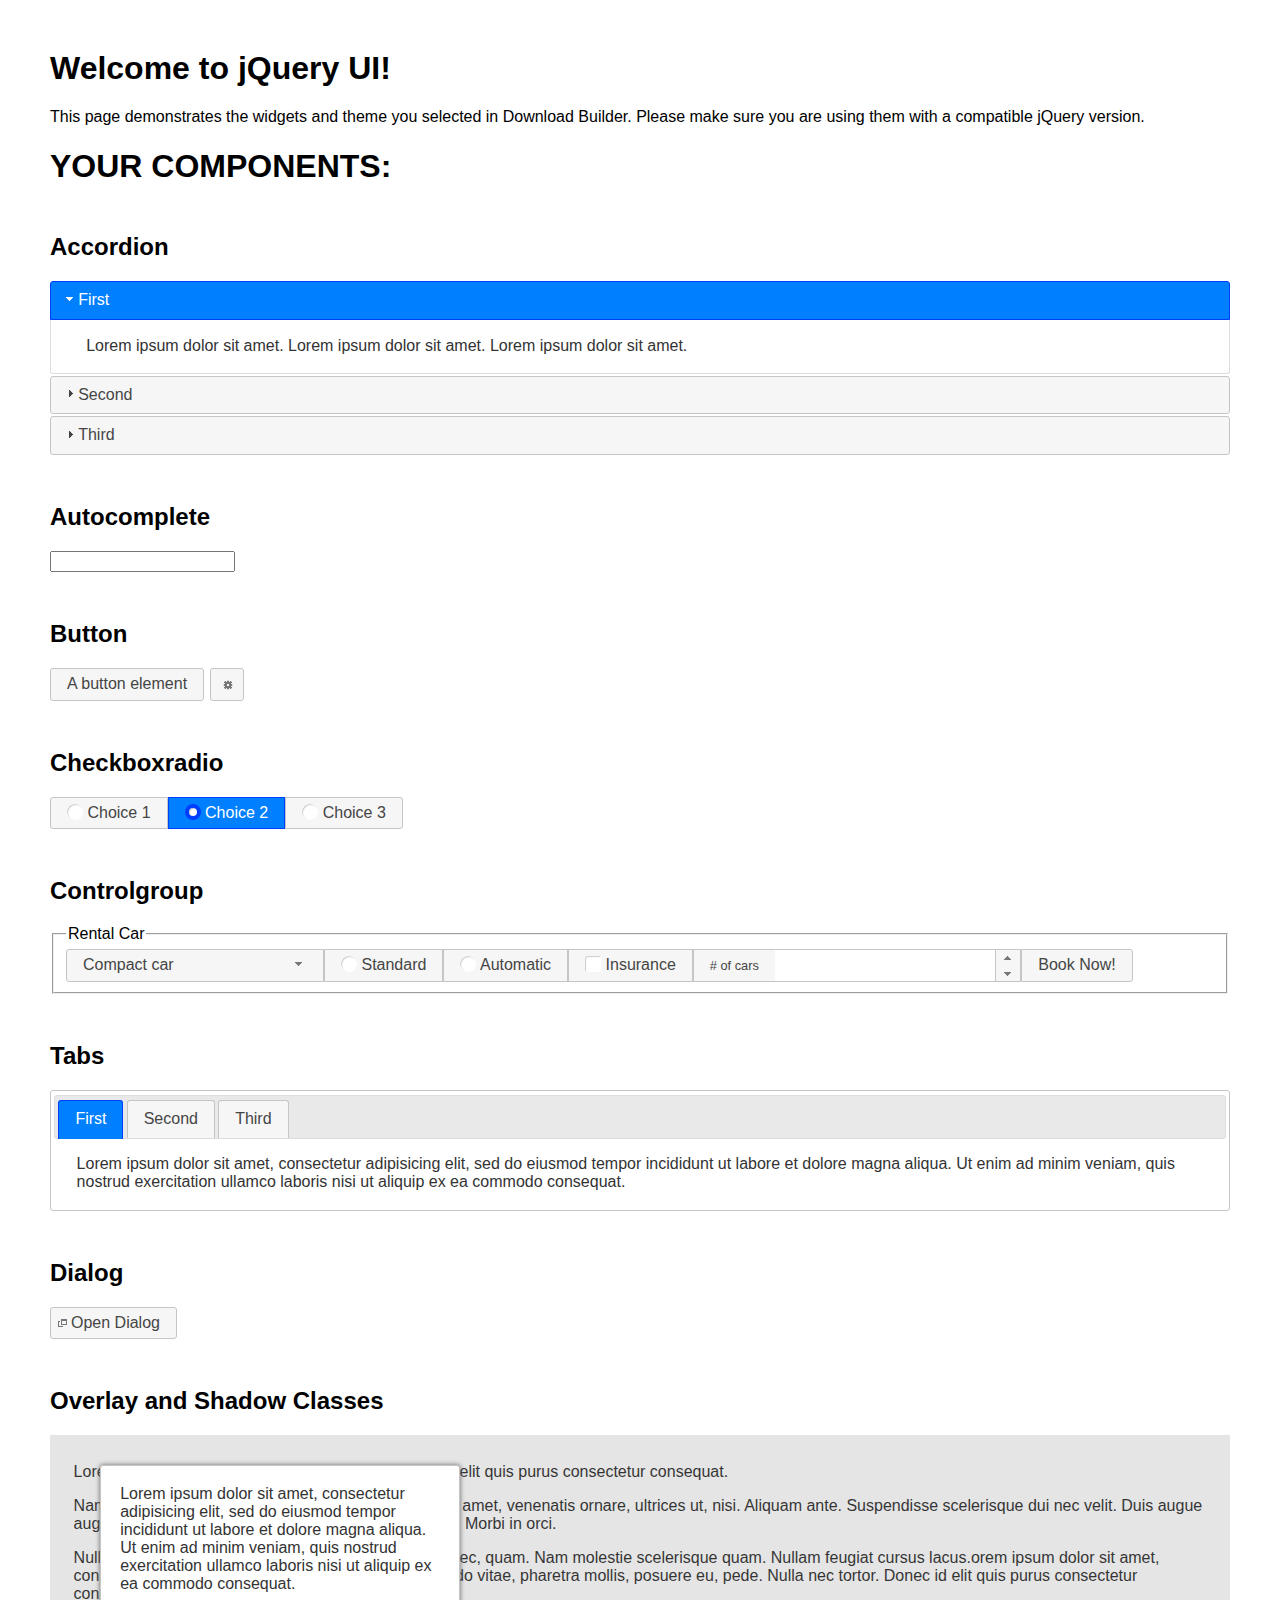
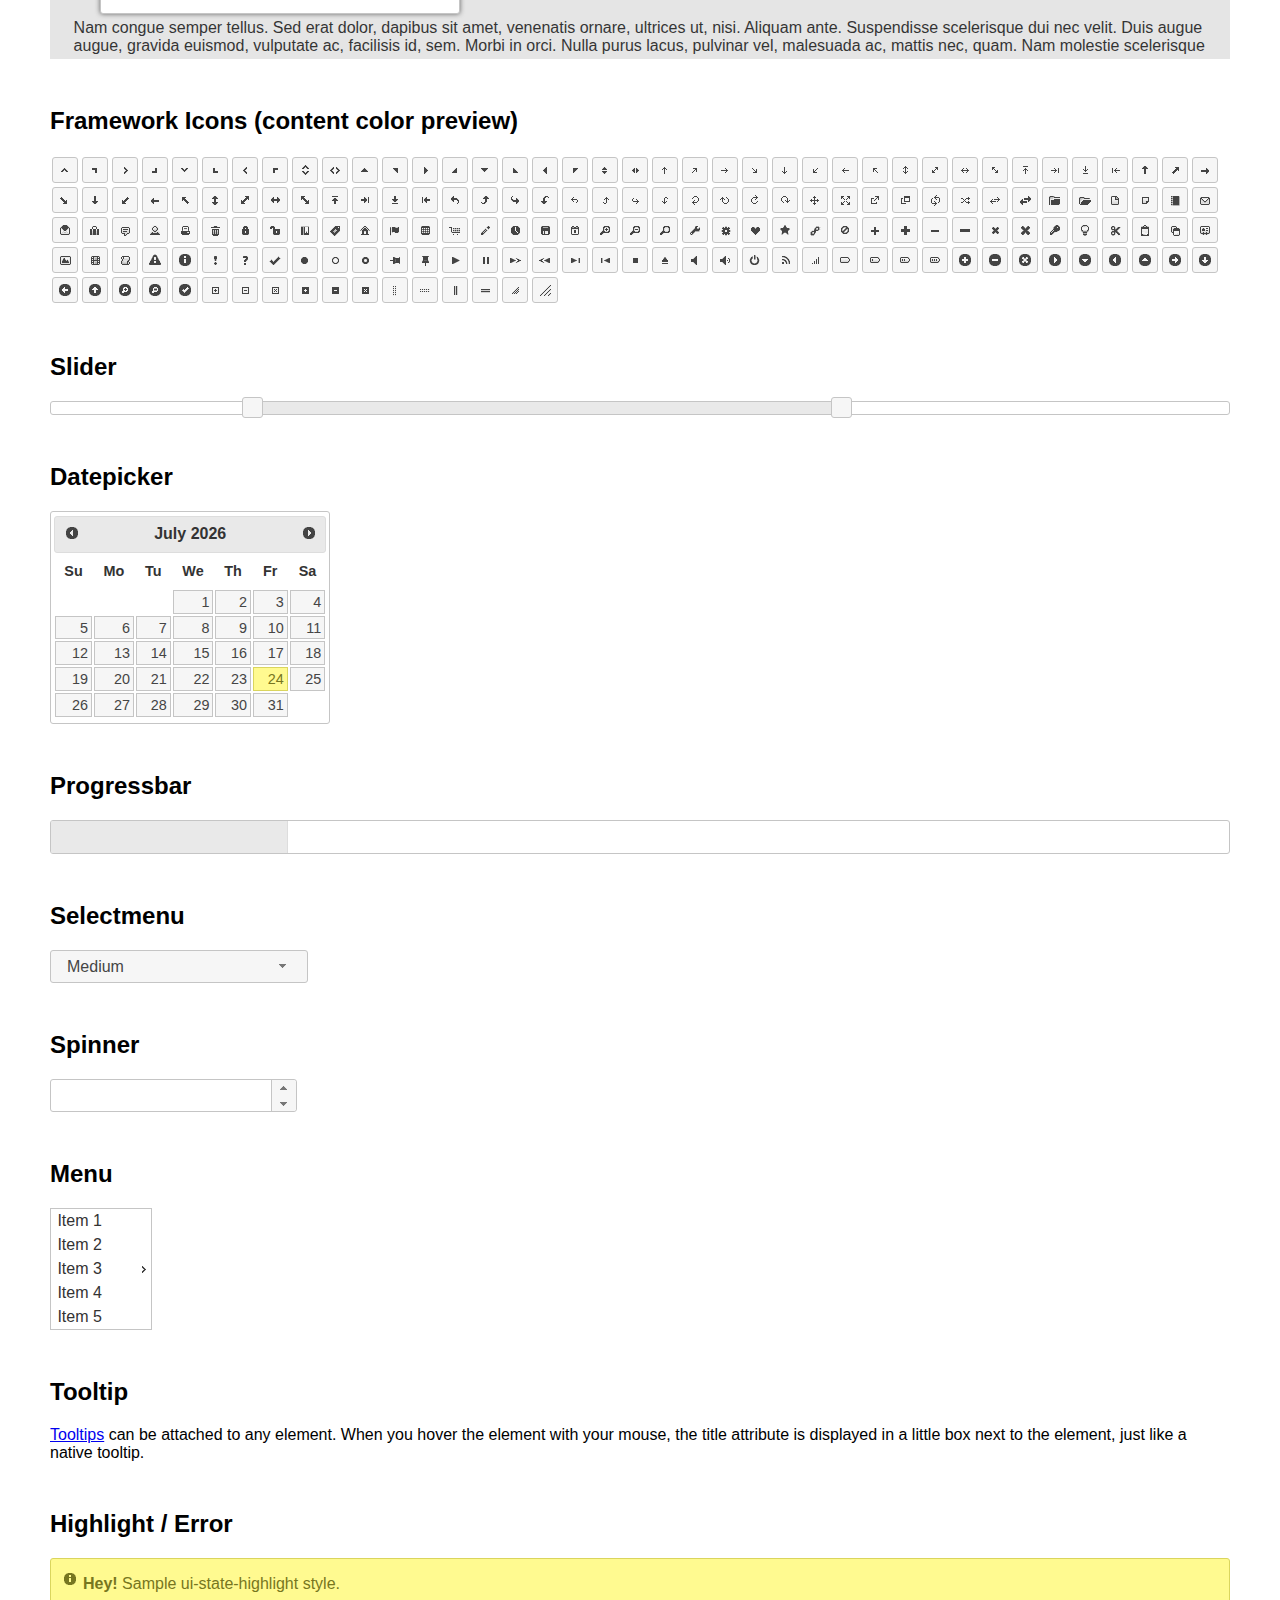
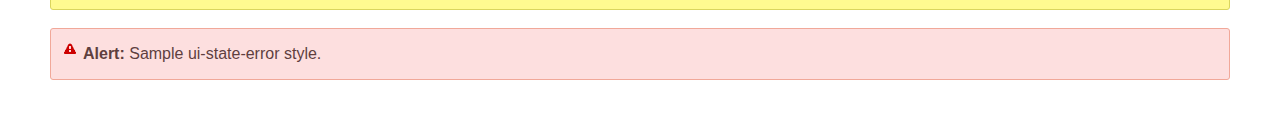
<file: vendors/js/jquery-ui-1.12.1.custom/index.html>
<!doctype html>
<html lang="us">
<head>
	<meta charset="utf-8">
	<title>jQuery UI Example Page</title>
	<link href="jquery-ui.css" rel="stylesheet">
	<style>
	body{
		font-family: "Trebuchet MS", sans-serif;
		margin: 50px;
	}
	.demoHeaders {
		margin-top: 2em;
	}
	#dialog-link {
		padding: .4em 1em .4em 20px;
		text-decoration: none;
		position: relative;
	}
	#dialog-link span.ui-icon {
		margin: 0 5px 0 0;
		position: absolute;
		left: .2em;
		top: 50%;
		margin-top: -8px;
	}
	#icons {
		margin: 0;
		padding: 0;
	}
	#icons li {
		margin: 2px;
		position: relative;
		padding: 4px 0;
		cursor: pointer;
		float: left;
		list-style: none;
	}
	#icons span.ui-icon {
		float: left;
		margin: 0 4px;
	}
	.fakewindowcontain .ui-widget-overlay {
		position: absolute;
	}
	select {
		width: 200px;
	}
	</style>
</head>
<body>

<h1>Welcome to jQuery UI!</h1>

<div class="ui-widget">
	<p>This page demonstrates the widgets and theme you selected in Download Builder. Please make sure you are using them with a compatible jQuery version.</p>
</div>

<h1>YOUR COMPONENTS:</h1>


<!-- Accordion -->
<h2 class="demoHeaders">Accordion</h2>
<div id="accordion">
	<h3>First</h3>
	<div>Lorem ipsum dolor sit amet. Lorem ipsum dolor sit amet. Lorem ipsum dolor sit amet.</div>
	<h3>Second</h3>
	<div>Phasellus mattis tincidunt nibh.</div>
	<h3>Third</h3>
	<div>Nam dui erat, auctor a, dignissim quis.</div>
</div>



<!-- Autocomplete -->
<h2 class="demoHeaders">Autocomplete</h2>
<div>
	<input id="autocomplete" title="type &quot;a&quot;">
</div>



<!-- Button -->
<h2 class="demoHeaders">Button</h2>
<button id="button">A button element</button>
<button id="button-icon">An icon-only button</button>



<!-- Checkboxradio -->
<h2 class="demoHeaders">Checkboxradio</h2>
<form style="margin-top: 1em;">
	<div id="radioset">
		<input type="radio" id="radio1" name="radio"><label for="radio1">Choice 1</label>
		<input type="radio" id="radio2" name="radio" checked="checked"><label for="radio2">Choice 2</label>
		<input type="radio" id="radio3" name="radio"><label for="radio3">Choice 3</label>
	</div>
</form>



<!-- Controlgroup -->
<h2 class="demoHeaders">Controlgroup</h2>
<fieldset>
	<legend>Rental Car</legend>
	<div id="controlgroup">
		<select id="car-type">
			<option>Compact car</option>
			<option>Midsize car</option>
			<option>Full size car</option>
			<option>SUV</option>
			<option>Luxury</option>
			<option>Truck</option>
			<option>Van</option>
		</select>
		<label for="transmission-standard">Standard</label>
		<input type="radio" name="transmission" id="transmission-standard">
		<label for="transmission-automatic">Automatic</label>
		<input type="radio" name="transmission" id="transmission-automatic">
		<label for="insurance">Insurance</label>
		<input type="checkbox" name="insurance" id="insurance">
		<label for="horizontal-spinner" class="ui-controlgroup-label"># of cars</label>
		<input id="horizontal-spinner" class="ui-spinner-input">
		<button>Book Now!</button>
	</div>
</fieldset>



<!-- Tabs -->
<h2 class="demoHeaders">Tabs</h2>
<div id="tabs">
	<ul>
		<li><a href="#tabs-1">First</a></li>
		<li><a href="#tabs-2">Second</a></li>
		<li><a href="#tabs-3">Third</a></li>
	</ul>
	<div id="tabs-1">Lorem ipsum dolor sit amet, consectetur adipisicing elit, sed do eiusmod tempor incididunt ut labore et dolore magna aliqua. Ut enim ad minim veniam, quis nostrud exercitation ullamco laboris nisi ut aliquip ex ea commodo consequat.</div>
	<div id="tabs-2">Phasellus mattis tincidunt nibh. Cras orci urna, blandit id, pretium vel, aliquet ornare, felis. Maecenas scelerisque sem non nisl. Fusce sed lorem in enim dictum bibendum.</div>
	<div id="tabs-3">Nam dui erat, auctor a, dignissim quis, sollicitudin eu, felis. Pellentesque nisi urna, interdum eget, sagittis et, consequat vestibulum, lacus. Mauris porttitor ullamcorper augue.</div>
</div>



<h2 class="demoHeaders">Dialog</h2>
<p>
	<button id="dialog-link" class="ui-button ui-corner-all ui-widget">
		<span class="ui-icon ui-icon-newwin"></span>Open Dialog
	</button>
</p>

<h2 class="demoHeaders">Overlay and Shadow Classes</h2>
<div style="position: relative; width: 96%; height: 200px; padding:1% 2%; overflow:hidden;" class="fakewindowcontain">
	<p>Lorem ipsum dolor sit amet,  Nulla nec tortor. Donec id elit quis purus consectetur consequat. </p><p>Nam congue semper tellus. Sed erat dolor, dapibus sit amet, venenatis ornare, ultrices ut, nisi. Aliquam ante. Suspendisse scelerisque dui nec velit. Duis augue augue, gravida euismod, vulputate ac, facilisis id, sem. Morbi in orci. </p><p>Nulla purus lacus, pulvinar vel, malesuada ac, mattis nec, quam. Nam molestie scelerisque quam. Nullam feugiat cursus lacus.orem ipsum dolor sit amet, consectetur adipiscing elit. Donec libero risus, commodo vitae, pharetra mollis, posuere eu, pede. Nulla nec tortor. Donec id elit quis purus consectetur consequat. </p><p>Nam congue semper tellus. Sed erat dolor, dapibus sit amet, venenatis ornare, ultrices ut, nisi. Aliquam ante. Suspendisse scelerisque dui nec velit. Duis augue augue, gravida euismod, vulputate ac, facilisis id, sem. Morbi in orci. Nulla purus lacus, pulvinar vel, malesuada ac, mattis nec, quam. Nam molestie scelerisque quam. </p><p>Nullam feugiat cursus lacus.orem ipsum dolor sit amet, consectetur adipiscing elit. Donec libero risus, commodo vitae, pharetra mollis, posuere eu, pede. Nulla nec tortor. Donec id elit quis purus consectetur consequat. Nam congue semper tellus. Sed erat dolor, dapibus sit amet, venenatis ornare, ultrices ut, nisi. Aliquam ante. </p><p>Suspendisse scelerisque dui nec velit. Duis augue augue, gravida euismod, vulputate ac, facilisis id, sem. Morbi in orci. Nulla purus lacus, pulvinar vel, malesuada ac, mattis nec, quam. Nam molestie scelerisque quam. Nullam feugiat cursus lacus.orem ipsum dolor sit amet, consectetur adipiscing elit. Donec libero risus, commodo vitae, pharetra mollis, posuere eu, pede. Nulla nec tortor. Donec id elit quis purus consectetur consequat. Nam congue semper tellus. Sed erat dolor, dapibus sit amet, venenatis ornare, ultrices ut, nisi. </p>

	<!-- ui-dialog -->
	<div class="ui-widget-overlay ui-front"></div>
	<div style="position: absolute; width: 320px; left: 50px; top: 30px; padding: 1.2em" class="ui-widget ui-front ui-widget-content ui-corner-all ui-widget-shadow">
		Lorem ipsum dolor sit amet, consectetur adipisicing elit, sed do eiusmod tempor incididunt ut labore et dolore magna aliqua. Ut enim ad minim veniam, quis nostrud exercitation ullamco laboris nisi ut aliquip ex ea commodo consequat.
	</div>

</div>

<!-- ui-dialog -->
<div id="dialog" title="Dialog Title">
	<p>Lorem ipsum dolor sit amet, consectetur adipisicing elit, sed do eiusmod tempor incididunt ut labore et dolore magna aliqua. Ut enim ad minim veniam, quis nostrud exercitation ullamco laboris nisi ut aliquip ex ea commodo consequat.</p>
</div>



<h2 class="demoHeaders">Framework Icons (content color preview)</h2>
<ul id="icons" class="ui-widget ui-helper-clearfix">
	<li class="ui-state-default ui-corner-all" title=".ui-icon-caret-1-n"><span class="ui-icon ui-icon-caret-1-n"></span></li>
	<li class="ui-state-default ui-corner-all" title=".ui-icon-caret-1-ne"><span class="ui-icon ui-icon-caret-1-ne"></span></li>
	<li class="ui-state-default ui-corner-all" title=".ui-icon-caret-1-e"><span class="ui-icon ui-icon-caret-1-e"></span></li>
	<li class="ui-state-default ui-corner-all" title=".ui-icon-caret-1-se"><span class="ui-icon ui-icon-caret-1-se"></span></li>
	<li class="ui-state-default ui-corner-all" title=".ui-icon-caret-1-s"><span class="ui-icon ui-icon-caret-1-s"></span></li>
	<li class="ui-state-default ui-corner-all" title=".ui-icon-caret-1-sw"><span class="ui-icon ui-icon-caret-1-sw"></span></li>
	<li class="ui-state-default ui-corner-all" title=".ui-icon-caret-1-w"><span class="ui-icon ui-icon-caret-1-w"></span></li>
	<li class="ui-state-default ui-corner-all" title=".ui-icon-caret-1-nw"><span class="ui-icon ui-icon-caret-1-nw"></span></li>
	<li class="ui-state-default ui-corner-all" title=".ui-icon-caret-2-n-s"><span class="ui-icon ui-icon-caret-2-n-s"></span></li>
	<li class="ui-state-default ui-corner-all" title=".ui-icon-caret-2-e-w"><span class="ui-icon ui-icon-caret-2-e-w"></span></li>
	<li class="ui-state-default ui-corner-all" title=".ui-icon-triangle-1-n"><span class="ui-icon ui-icon-triangle-1-n"></span></li>
	<li class="ui-state-default ui-corner-all" title=".ui-icon-triangle-1-ne"><span class="ui-icon ui-icon-triangle-1-ne"></span></li>
	<li class="ui-state-default ui-corner-all" title=".ui-icon-triangle-1-e"><span class="ui-icon ui-icon-triangle-1-e"></span></li>
	<li class="ui-state-default ui-corner-all" title=".ui-icon-triangle-1-se"><span class="ui-icon ui-icon-triangle-1-se"></span></li>
	<li class="ui-state-default ui-corner-all" title=".ui-icon-triangle-1-s"><span class="ui-icon ui-icon-triangle-1-s"></span></li>
	<li class="ui-state-default ui-corner-all" title=".ui-icon-triangle-1-sw"><span class="ui-icon ui-icon-triangle-1-sw"></span></li>
	<li class="ui-state-default ui-corner-all" title=".ui-icon-triangle-1-w"><span class="ui-icon ui-icon-triangle-1-w"></span></li>
	<li class="ui-state-default ui-corner-all" title=".ui-icon-triangle-1-nw"><span class="ui-icon ui-icon-triangle-1-nw"></span></li>
	<li class="ui-state-default ui-corner-all" title=".ui-icon-triangle-2-n-s"><span class="ui-icon ui-icon-triangle-2-n-s"></span></li>
	<li class="ui-state-default ui-corner-all" title=".ui-icon-triangle-2-e-w"><span class="ui-icon ui-icon-triangle-2-e-w"></span></li>
	<li class="ui-state-default ui-corner-all" title=".ui-icon-arrow-1-n"><span class="ui-icon ui-icon-arrow-1-n"></span></li>
	<li class="ui-state-default ui-corner-all" title=".ui-icon-arrow-1-ne"><span class="ui-icon ui-icon-arrow-1-ne"></span></li>
	<li class="ui-state-default ui-corner-all" title=".ui-icon-arrow-1-e"><span class="ui-icon ui-icon-arrow-1-e"></span></li>
	<li class="ui-state-default ui-corner-all" title=".ui-icon-arrow-1-se"><span class="ui-icon ui-icon-arrow-1-se"></span></li>
	<li class="ui-state-default ui-corner-all" title=".ui-icon-arrow-1-s"><span class="ui-icon ui-icon-arrow-1-s"></span></li>
	<li class="ui-state-default ui-corner-all" title=".ui-icon-arrow-1-sw"><span class="ui-icon ui-icon-arrow-1-sw"></span></li>
	<li class="ui-state-default ui-corner-all" title=".ui-icon-arrow-1-w"><span class="ui-icon ui-icon-arrow-1-w"></span></li>
	<li class="ui-state-default ui-corner-all" title=".ui-icon-arrow-1-nw"><span class="ui-icon ui-icon-arrow-1-nw"></span></li>
	<li class="ui-state-default ui-corner-all" title=".ui-icon-arrow-2-n-s"><span class="ui-icon ui-icon-arrow-2-n-s"></span></li>
	<li class="ui-state-default ui-corner-all" title=".ui-icon-arrow-2-ne-sw"><span class="ui-icon ui-icon-arrow-2-ne-sw"></span></li>
	<li class="ui-state-default ui-corner-all" title=".ui-icon-arrow-2-e-w"><span class="ui-icon ui-icon-arrow-2-e-w"></span></li>
	<li class="ui-state-default ui-corner-all" title=".ui-icon-arrow-2-se-nw"><span class="ui-icon ui-icon-arrow-2-se-nw"></span></li>
	<li class="ui-state-default ui-corner-all" title=".ui-icon-arrowstop-1-n"><span class="ui-icon ui-icon-arrowstop-1-n"></span></li>
	<li class="ui-state-default ui-corner-all" title=".ui-icon-arrowstop-1-e"><span class="ui-icon ui-icon-arrowstop-1-e"></span></li>
	<li class="ui-state-default ui-corner-all" title=".ui-icon-arrowstop-1-s"><span class="ui-icon ui-icon-arrowstop-1-s"></span></li>
	<li class="ui-state-default ui-corner-all" title=".ui-icon-arrowstop-1-w"><span class="ui-icon ui-icon-arrowstop-1-w"></span></li>
	<li class="ui-state-default ui-corner-all" title=".ui-icon-arrowthick-1-n"><span class="ui-icon ui-icon-arrowthick-1-n"></span></li>
	<li class="ui-state-default ui-corner-all" title=".ui-icon-arrowthick-1-ne"><span class="ui-icon ui-icon-arrowthick-1-ne"></span></li>
	<li class="ui-state-default ui-corner-all" title=".ui-icon-arrowthick-1-e"><span class="ui-icon ui-icon-arrowthick-1-e"></span></li>
	<li class="ui-state-default ui-corner-all" title=".ui-icon-arrowthick-1-se"><span class="ui-icon ui-icon-arrowthick-1-se"></span></li>
	<li class="ui-state-default ui-corner-all" title=".ui-icon-arrowthick-1-s"><span class="ui-icon ui-icon-arrowthick-1-s"></span></li>
	<li class="ui-state-default ui-corner-all" title=".ui-icon-arrowthick-1-sw"><span class="ui-icon ui-icon-arrowthick-1-sw"></span></li>
	<li class="ui-state-default ui-corner-all" title=".ui-icon-arrowthick-1-w"><span class="ui-icon ui-icon-arrowthick-1-w"></span></li>
	<li class="ui-state-default ui-corner-all" title=".ui-icon-arrowthick-1-nw"><span class="ui-icon ui-icon-arrowthick-1-nw"></span></li>
	<li class="ui-state-default ui-corner-all" title=".ui-icon-arrowthick-2-n-s"><span class="ui-icon ui-icon-arrowthick-2-n-s"></span></li>
	<li class="ui-state-default ui-corner-all" title=".ui-icon-arrowthick-2-ne-sw"><span class="ui-icon ui-icon-arrowthick-2-ne-sw"></span></li>
	<li class="ui-state-default ui-corner-all" title=".ui-icon-arrowthick-2-e-w"><span class="ui-icon ui-icon-arrowthick-2-e-w"></span></li>
	<li class="ui-state-default ui-corner-all" title=".ui-icon-arrowthick-2-se-nw"><span class="ui-icon ui-icon-arrowthick-2-se-nw"></span></li>
	<li class="ui-state-default ui-corner-all" title=".ui-icon-arrowthickstop-1-n"><span class="ui-icon ui-icon-arrowthickstop-1-n"></span></li>
	<li class="ui-state-default ui-corner-all" title=".ui-icon-arrowthickstop-1-e"><span class="ui-icon ui-icon-arrowthickstop-1-e"></span></li>
	<li class="ui-state-default ui-corner-all" title=".ui-icon-arrowthickstop-1-s"><span class="ui-icon ui-icon-arrowthickstop-1-s"></span></li>
	<li class="ui-state-default ui-corner-all" title=".ui-icon-arrowthickstop-1-w"><span class="ui-icon ui-icon-arrowthickstop-1-w"></span></li>
	<li class="ui-state-default ui-corner-all" title=".ui-icon-arrowreturnthick-1-w"><span class="ui-icon ui-icon-arrowreturnthick-1-w"></span></li>
	<li class="ui-state-default ui-corner-all" title=".ui-icon-arrowreturnthick-1-n"><span class="ui-icon ui-icon-arrowreturnthick-1-n"></span></li>
	<li class="ui-state-default ui-corner-all" title=".ui-icon-arrowreturnthick-1-e"><span class="ui-icon ui-icon-arrowreturnthick-1-e"></span></li>
	<li class="ui-state-default ui-corner-all" title=".ui-icon-arrowreturnthick-1-s"><span class="ui-icon ui-icon-arrowreturnthick-1-s"></span></li>
	<li class="ui-state-default ui-corner-all" title=".ui-icon-arrowreturn-1-w"><span class="ui-icon ui-icon-arrowreturn-1-w"></span></li>
	<li class="ui-state-default ui-corner-all" title=".ui-icon-arrowreturn-1-n"><span class="ui-icon ui-icon-arrowreturn-1-n"></span></li>
	<li class="ui-state-default ui-corner-all" title=".ui-icon-arrowreturn-1-e"><span class="ui-icon ui-icon-arrowreturn-1-e"></span></li>
	<li class="ui-state-default ui-corner-all" title=".ui-icon-arrowreturn-1-s"><span class="ui-icon ui-icon-arrowreturn-1-s"></span></li>
	<li class="ui-state-default ui-corner-all" title=".ui-icon-arrowrefresh-1-w"><span class="ui-icon ui-icon-arrowrefresh-1-w"></span></li>
	<li class="ui-state-default ui-corner-all" title=".ui-icon-arrowrefresh-1-n"><span class="ui-icon ui-icon-arrowrefresh-1-n"></span></li>
	<li class="ui-state-default ui-corner-all" title=".ui-icon-arrowrefresh-1-e"><span class="ui-icon ui-icon-arrowrefresh-1-e"></span></li>
	<li class="ui-state-default ui-corner-all" title=".ui-icon-arrowrefresh-1-s"><span class="ui-icon ui-icon-arrowrefresh-1-s"></span></li>
	<li class="ui-state-default ui-corner-all" title=".ui-icon-arrow-4"><span class="ui-icon ui-icon-arrow-4"></span></li>
	<li class="ui-state-default ui-corner-all" title=".ui-icon-arrow-4-diag"><span class="ui-icon ui-icon-arrow-4-diag"></span></li>
	<li class="ui-state-default ui-corner-all" title=".ui-icon-extlink"><span class="ui-icon ui-icon-extlink"></span></li>
	<li class="ui-state-default ui-corner-all" title=".ui-icon-newwin"><span class="ui-icon ui-icon-newwin"></span></li>
	<li class="ui-state-default ui-corner-all" title=".ui-icon-refresh"><span class="ui-icon ui-icon-refresh"></span></li>
	<li class="ui-state-default ui-corner-all" title=".ui-icon-shuffle"><span class="ui-icon ui-icon-shuffle"></span></li>
	<li class="ui-state-default ui-corner-all" title=".ui-icon-transfer-e-w"><span class="ui-icon ui-icon-transfer-e-w"></span></li>
	<li class="ui-state-default ui-corner-all" title=".ui-icon-transferthick-e-w"><span class="ui-icon ui-icon-transferthick-e-w"></span></li>
	<li class="ui-state-default ui-corner-all" title=".ui-icon-folder-collapsed"><span class="ui-icon ui-icon-folder-collapsed"></span></li>
	<li class="ui-state-default ui-corner-all" title=".ui-icon-folder-open"><span class="ui-icon ui-icon-folder-open"></span></li>
	<li class="ui-state-default ui-corner-all" title=".ui-icon-document"><span class="ui-icon ui-icon-document"></span></li>
	<li class="ui-state-default ui-corner-all" title=".ui-icon-document-b"><span class="ui-icon ui-icon-document-b"></span></li>
	<li class="ui-state-default ui-corner-all" title=".ui-icon-note"><span class="ui-icon ui-icon-note"></span></li>
	<li class="ui-state-default ui-corner-all" title=".ui-icon-mail-closed"><span class="ui-icon ui-icon-mail-closed"></span></li>
	<li class="ui-state-default ui-corner-all" title=".ui-icon-mail-open"><span class="ui-icon ui-icon-mail-open"></span></li>
	<li class="ui-state-default ui-corner-all" title=".ui-icon-suitcase"><span class="ui-icon ui-icon-suitcase"></span></li>
	<li class="ui-state-default ui-corner-all" title=".ui-icon-comment"><span class="ui-icon ui-icon-comment"></span></li>
	<li class="ui-state-default ui-corner-all" title=".ui-icon-person"><span class="ui-icon ui-icon-person"></span></li>
	<li class="ui-state-default ui-corner-all" title=".ui-icon-print"><span class="ui-icon ui-icon-print"></span></li>
	<li class="ui-state-default ui-corner-all" title=".ui-icon-trash"><span class="ui-icon ui-icon-trash"></span></li>
	<li class="ui-state-default ui-corner-all" title=".ui-icon-locked"><span class="ui-icon ui-icon-locked"></span></li>
	<li class="ui-state-default ui-corner-all" title=".ui-icon-unlocked"><span class="ui-icon ui-icon-unlocked"></span></li>
	<li class="ui-state-default ui-corner-all" title=".ui-icon-bookmark"><span class="ui-icon ui-icon-bookmark"></span></li>
	<li class="ui-state-default ui-corner-all" title=".ui-icon-tag"><span class="ui-icon ui-icon-tag"></span></li>
	<li class="ui-state-default ui-corner-all" title=".ui-icon-home"><span class="ui-icon ui-icon-home"></span></li>
	<li class="ui-state-default ui-corner-all" title=".ui-icon-flag"><span class="ui-icon ui-icon-flag"></span></li>
	<li class="ui-state-default ui-corner-all" title=".ui-icon-calculator"><span class="ui-icon ui-icon-calculator"></span></li>
	<li class="ui-state-default ui-corner-all" title=".ui-icon-cart"><span class="ui-icon ui-icon-cart"></span></li>
	<li class="ui-state-default ui-corner-all" title=".ui-icon-pencil"><span class="ui-icon ui-icon-pencil"></span></li>
	<li class="ui-state-default ui-corner-all" title=".ui-icon-clock"><span class="ui-icon ui-icon-clock"></span></li>
	<li class="ui-state-default ui-corner-all" title=".ui-icon-disk"><span class="ui-icon ui-icon-disk"></span></li>
	<li class="ui-state-default ui-corner-all" title=".ui-icon-calendar"><span class="ui-icon ui-icon-calendar"></span></li>
	<li class="ui-state-default ui-corner-all" title=".ui-icon-zoomin"><span class="ui-icon ui-icon-zoomin"></span></li>
	<li class="ui-state-default ui-corner-all" title=".ui-icon-zoomout"><span class="ui-icon ui-icon-zoomout"></span></li>
	<li class="ui-state-default ui-corner-all" title=".ui-icon-search"><span class="ui-icon ui-icon-search"></span></li>
	<li class="ui-state-default ui-corner-all" title=".ui-icon-wrench"><span class="ui-icon ui-icon-wrench"></span></li>
	<li class="ui-state-default ui-corner-all" title=".ui-icon-gear"><span class="ui-icon ui-icon-gear"></span></li>
	<li class="ui-state-default ui-corner-all" title=".ui-icon-heart"><span class="ui-icon ui-icon-heart"></span></li>
	<li class="ui-state-default ui-corner-all" title=".ui-icon-star"><span class="ui-icon ui-icon-star"></span></li>
	<li class="ui-state-default ui-corner-all" title=".ui-icon-link"><span class="ui-icon ui-icon-link"></span></li>
	<li class="ui-state-default ui-corner-all" title=".ui-icon-cancel"><span class="ui-icon ui-icon-cancel"></span></li>
	<li class="ui-state-default ui-corner-all" title=".ui-icon-plus"><span class="ui-icon ui-icon-plus"></span></li>
	<li class="ui-state-default ui-corner-all" title=".ui-icon-plusthick"><span class="ui-icon ui-icon-plusthick"></span></li>
	<li class="ui-state-default ui-corner-all" title=".ui-icon-minus"><span class="ui-icon ui-icon-minus"></span></li>
	<li class="ui-state-default ui-corner-all" title=".ui-icon-minusthick"><span class="ui-icon ui-icon-minusthick"></span></li>
	<li class="ui-state-default ui-corner-all" title=".ui-icon-close"><span class="ui-icon ui-icon-close"></span></li>
	<li class="ui-state-default ui-corner-all" title=".ui-icon-closethick"><span class="ui-icon ui-icon-closethick"></span></li>
	<li class="ui-state-default ui-corner-all" title=".ui-icon-key"><span class="ui-icon ui-icon-key"></span></li>
	<li class="ui-state-default ui-corner-all" title=".ui-icon-lightbulb"><span class="ui-icon ui-icon-lightbulb"></span></li>
	<li class="ui-state-default ui-corner-all" title=".ui-icon-scissors"><span class="ui-icon ui-icon-scissors"></span></li>
	<li class="ui-state-default ui-corner-all" title=".ui-icon-clipboard"><span class="ui-icon ui-icon-clipboard"></span></li>
	<li class="ui-state-default ui-corner-all" title=".ui-icon-copy"><span class="ui-icon ui-icon-copy"></span></li>
	<li class="ui-state-default ui-corner-all" title=".ui-icon-contact"><span class="ui-icon ui-icon-contact"></span></li>
	<li class="ui-state-default ui-corner-all" title=".ui-icon-image"><span class="ui-icon ui-icon-image"></span></li>
	<li class="ui-state-default ui-corner-all" title=".ui-icon-video"><span class="ui-icon ui-icon-video"></span></li>
	<li class="ui-state-default ui-corner-all" title=".ui-icon-script"><span class="ui-icon ui-icon-script"></span></li>
	<li class="ui-state-default ui-corner-all" title=".ui-icon-alert"><span class="ui-icon ui-icon-alert"></span></li>
	<li class="ui-state-default ui-corner-all" title=".ui-icon-info"><span class="ui-icon ui-icon-info"></span></li>
	<li class="ui-state-default ui-corner-all" title=".ui-icon-notice"><span class="ui-icon ui-icon-notice"></span></li>
	<li class="ui-state-default ui-corner-all" title=".ui-icon-help"><span class="ui-icon ui-icon-help"></span></li>
	<li class="ui-state-default ui-corner-all" title=".ui-icon-check"><span class="ui-icon ui-icon-check"></span></li>
	<li class="ui-state-default ui-corner-all" title=".ui-icon-bullet"><span class="ui-icon ui-icon-bullet"></span></li>
	<li class="ui-state-default ui-corner-all" title=".ui-icon-radio-off"><span class="ui-icon ui-icon-radio-off"></span></li>
	<li class="ui-state-default ui-corner-all" title=".ui-icon-radio-on"><span class="ui-icon ui-icon-radio-on"></span></li>
	<li class="ui-state-default ui-corner-all" title=".ui-icon-pin-w"><span class="ui-icon ui-icon-pin-w"></span></li>
	<li class="ui-state-default ui-corner-all" title=".ui-icon-pin-s"><span class="ui-icon ui-icon-pin-s"></span></li>
	<li class="ui-state-default ui-corner-all" title=".ui-icon-play"><span class="ui-icon ui-icon-play"></span></li>
	<li class="ui-state-default ui-corner-all" title=".ui-icon-pause"><span class="ui-icon ui-icon-pause"></span></li>
	<li class="ui-state-default ui-corner-all" title=".ui-icon-seek-next"><span class="ui-icon ui-icon-seek-next"></span></li>
	<li class="ui-state-default ui-corner-all" title=".ui-icon-seek-prev"><span class="ui-icon ui-icon-seek-prev"></span></li>
	<li class="ui-state-default ui-corner-all" title=".ui-icon-seek-end"><span class="ui-icon ui-icon-seek-end"></span></li>
	<li class="ui-state-default ui-corner-all" title=".ui-icon-seek-first"><span class="ui-icon ui-icon-seek-first"></span></li>
	<li class="ui-state-default ui-corner-all" title=".ui-icon-stop"><span class="ui-icon ui-icon-stop"></span></li>
	<li class="ui-state-default ui-corner-all" title=".ui-icon-eject"><span class="ui-icon ui-icon-eject"></span></li>
	<li class="ui-state-default ui-corner-all" title=".ui-icon-volume-off"><span class="ui-icon ui-icon-volume-off"></span></li>
	<li class="ui-state-default ui-corner-all" title=".ui-icon-volume-on"><span class="ui-icon ui-icon-volume-on"></span></li>
	<li class="ui-state-default ui-corner-all" title=".ui-icon-power"><span class="ui-icon ui-icon-power"></span></li>
	<li class="ui-state-default ui-corner-all" title=".ui-icon-signal-diag"><span class="ui-icon ui-icon-signal-diag"></span></li>
	<li class="ui-state-default ui-corner-all" title=".ui-icon-signal"><span class="ui-icon ui-icon-signal"></span></li>
	<li class="ui-state-default ui-corner-all" title=".ui-icon-battery-0"><span class="ui-icon ui-icon-battery-0"></span></li>
	<li class="ui-state-default ui-corner-all" title=".ui-icon-battery-1"><span class="ui-icon ui-icon-battery-1"></span></li>
	<li class="ui-state-default ui-corner-all" title=".ui-icon-battery-2"><span class="ui-icon ui-icon-battery-2"></span></li>
	<li class="ui-state-default ui-corner-all" title=".ui-icon-battery-3"><span class="ui-icon ui-icon-battery-3"></span></li>
	<li class="ui-state-default ui-corner-all" title=".ui-icon-circle-plus"><span class="ui-icon ui-icon-circle-plus"></span></li>
	<li class="ui-state-default ui-corner-all" title=".ui-icon-circle-minus"><span class="ui-icon ui-icon-circle-minus"></span></li>
	<li class="ui-state-default ui-corner-all" title=".ui-icon-circle-close"><span class="ui-icon ui-icon-circle-close"></span></li>
	<li class="ui-state-default ui-corner-all" title=".ui-icon-circle-triangle-e"><span class="ui-icon ui-icon-circle-triangle-e"></span></li>
	<li class="ui-state-default ui-corner-all" title=".ui-icon-circle-triangle-s"><span class="ui-icon ui-icon-circle-triangle-s"></span></li>
	<li class="ui-state-default ui-corner-all" title=".ui-icon-circle-triangle-w"><span class="ui-icon ui-icon-circle-triangle-w"></span></li>
	<li class="ui-state-default ui-corner-all" title=".ui-icon-circle-triangle-n"><span class="ui-icon ui-icon-circle-triangle-n"></span></li>
	<li class="ui-state-default ui-corner-all" title=".ui-icon-circle-arrow-e"><span class="ui-icon ui-icon-circle-arrow-e"></span></li>
	<li class="ui-state-default ui-corner-all" title=".ui-icon-circle-arrow-s"><span class="ui-icon ui-icon-circle-arrow-s"></span></li>
	<li class="ui-state-default ui-corner-all" title=".ui-icon-circle-arrow-w"><span class="ui-icon ui-icon-circle-arrow-w"></span></li>
	<li class="ui-state-default ui-corner-all" title=".ui-icon-circle-arrow-n"><span class="ui-icon ui-icon-circle-arrow-n"></span></li>
	<li class="ui-state-default ui-corner-all" title=".ui-icon-circle-zoomin"><span class="ui-icon ui-icon-circle-zoomin"></span></li>
	<li class="ui-state-default ui-corner-all" title=".ui-icon-circle-zoomout"><span class="ui-icon ui-icon-circle-zoomout"></span></li>
	<li class="ui-state-default ui-corner-all" title=".ui-icon-circle-check"><span class="ui-icon ui-icon-circle-check"></span></li>
	<li class="ui-state-default ui-corner-all" title=".ui-icon-circlesmall-plus"><span class="ui-icon ui-icon-circlesmall-plus"></span></li>
	<li class="ui-state-default ui-corner-all" title=".ui-icon-circlesmall-minus"><span class="ui-icon ui-icon-circlesmall-minus"></span></li>
	<li class="ui-state-default ui-corner-all" title=".ui-icon-circlesmall-close"><span class="ui-icon ui-icon-circlesmall-close"></span></li>
	<li class="ui-state-default ui-corner-all" title=".ui-icon-squaresmall-plus"><span class="ui-icon ui-icon-squaresmall-plus"></span></li>
	<li class="ui-state-default ui-corner-all" title=".ui-icon-squaresmall-minus"><span class="ui-icon ui-icon-squaresmall-minus"></span></li>
	<li class="ui-state-default ui-corner-all" title=".ui-icon-squaresmall-close"><span class="ui-icon ui-icon-squaresmall-close"></span></li>
	<li class="ui-state-default ui-corner-all" title=".ui-icon-grip-dotted-vertical"><span class="ui-icon ui-icon-grip-dotted-vertical"></span></li>
	<li class="ui-state-default ui-corner-all" title=".ui-icon-grip-dotted-horizontal"><span class="ui-icon ui-icon-grip-dotted-horizontal"></span></li>
	<li class="ui-state-default ui-corner-all" title=".ui-icon-grip-solid-vertical"><span class="ui-icon ui-icon-grip-solid-vertical"></span></li>
	<li class="ui-state-default ui-corner-all" title=".ui-icon-grip-solid-horizontal"><span class="ui-icon ui-icon-grip-solid-horizontal"></span></li>
	<li class="ui-state-default ui-corner-all" title=".ui-icon-gripsmall-diagonal-se"><span class="ui-icon ui-icon-gripsmall-diagonal-se"></span></li>
	<li class="ui-state-default ui-corner-all" title=".ui-icon-grip-diagonal-se"><span class="ui-icon ui-icon-grip-diagonal-se"></span></li>
</ul>


<!-- Slider -->
<h2 class="demoHeaders">Slider</h2>
<div id="slider"></div>



<!-- Datepicker -->
<h2 class="demoHeaders">Datepicker</h2>
<div id="datepicker"></div>



<!-- Progressbar -->
<h2 class="demoHeaders">Progressbar</h2>
<div id="progressbar"></div>



<!-- Progressbar -->
<h2 class="demoHeaders">Selectmenu</h2>
<select id="selectmenu">
	<option>Slower</option>
	<option>Slow</option>
	<option selected="selected">Medium</option>
	<option>Fast</option>
	<option>Faster</option>
</select>



<!-- Spinner -->
<h2 class="demoHeaders">Spinner</h2>
<input id="spinner">



<!-- Menu -->
<h2 class="demoHeaders">Menu</h2>
<ul style="width:100px;" id="menu">
	<li><div>Item 1</div></li>
	<li><div>Item 2</div></li>
	<li><div>Item 3</div>
		<ul>
			<li><div>Item 3-1</div></li>
			<li><div>Item 3-2</div></li>
			<li><div>Item 3-3</div></li>
			<li><div>Item 3-4</div></li>
			<li><div>Item 3-5</div></li>
		</ul>
	</li>
	<li><div>Item 4</div></li>
	<li><div>Item 5</div></li>
</ul>



<!-- Tooltip -->
<h2 class="demoHeaders">Tooltip</h2>
<p id="tooltip">
	<a href="#" title="That&apos;s what this widget is">Tooltips</a> can be attached to any element. When you hover
the element with your mouse, the title attribute is displayed in a little box next to the element, just like a native tooltip.
</p>


<!-- Highlight / Error -->
<h2 class="demoHeaders">Highlight / Error</h2>
<div class="ui-widget">
	<div class="ui-state-highlight ui-corner-all" style="margin-top: 20px; padding: 0 .7em;">
		<p><span class="ui-icon ui-icon-info" style="float: left; margin-right: .3em;"></span>
		<strong>Hey!</strong> Sample ui-state-highlight style.</p>
	</div>
</div>
<br>
<div class="ui-widget">
	<div class="ui-state-error ui-corner-all" style="padding: 0 .7em;">
		<p><span class="ui-icon ui-icon-alert" style="float: left; margin-right: .3em;"></span>
		<strong>Alert:</strong> Sample ui-state-error style.</p>
	</div>
</div>

<script src="external/jquery/jquery.js"></script>
<script src="jquery-ui.js"></script>
<script>

$( "#accordion" ).accordion();



var availableTags = [
	"ActionScript",
	"AppleScript",
	"Asp",
	"BASIC",
	"C",
	"C++",
	"Clojure",
	"COBOL",
	"ColdFusion",
	"Erlang",
	"Fortran",
	"Groovy",
	"Haskell",
	"Java",
	"JavaScript",
	"Lisp",
	"Perl",
	"PHP",
	"Python",
	"Ruby",
	"Scala",
	"Scheme"
];
$( "#autocomplete" ).autocomplete({
	source: availableTags
});



$( "#button" ).button();
$( "#button-icon" ).button({
	icon: "ui-icon-gear",
	showLabel: false
});



$( "#radioset" ).buttonset();



$( "#controlgroup" ).controlgroup();



$( "#tabs" ).tabs();



$( "#dialog" ).dialog({
	autoOpen: false,
	width: 400,
	buttons: [
		{
			text: "Ok",
			click: function() {
				$( this ).dialog( "close" );
			}
		},
		{
			text: "Cancel",
			click: function() {
				$( this ).dialog( "close" );
			}
		}
	]
});

// Link to open the dialog
$( "#dialog-link" ).click(function( event ) {
	$( "#dialog" ).dialog( "open" );
	event.preventDefault();
});



$( "#datepicker" ).datepicker({
	inline: true
});



$( "#slider" ).slider({
	range: true,
	values: [ 17, 67 ]
});



$( "#progressbar" ).progressbar({
	value: 20
});



$( "#spinner" ).spinner();



$( "#menu" ).menu();



$( "#tooltip" ).tooltip();



$( "#selectmenu" ).selectmenu();


// Hover states on the static widgets
$( "#dialog-link, #icons li" ).hover(
	function() {
		$( this ).addClass( "ui-state-hover" );
	},
	function() {
		$( this ).removeClass( "ui-state-hover" );
	}
);
</script>
</body>
</html>
</file>
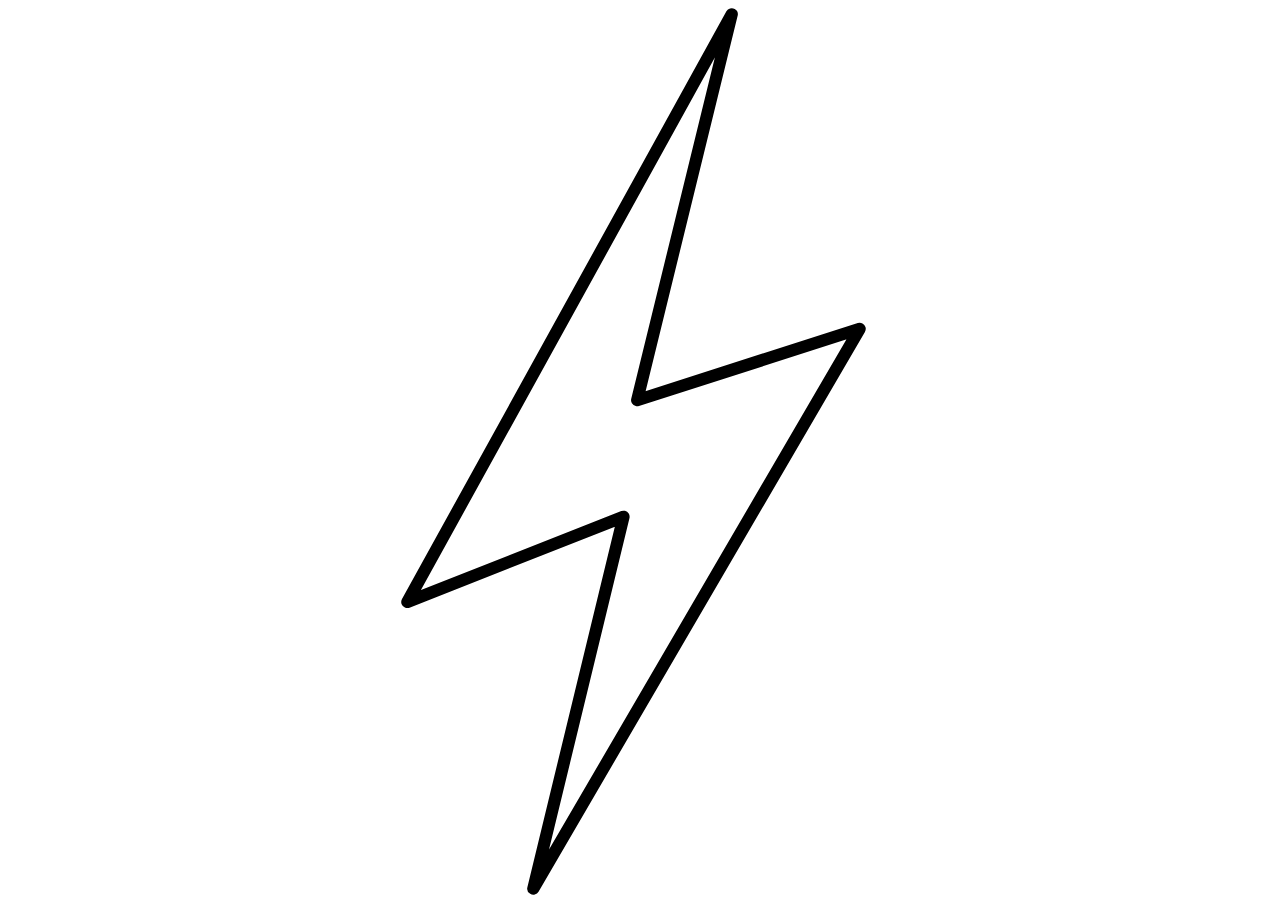
<file: notIndex.html>
<!DOCTYPE html>
<html lang="es">
<head>

	<title>Travesia</title>

	<link rel="stylesheet" href="vendors/css/animate.css">
	<link rel="stylesheet" href="https://maxcdn.bootstrapcdn.com/bootstrap/3.3.7/css/bootstrap.min.css" integrity="sha384-BVYiiSIFeK1dGmJRAkycuHAHRg32OmUcww7on3RYdg4Va+PmSTsz/K68vbdEjh4u" crossorigin="anonymous">
	<link rel="stylesheet" type="text/css" href="resources/css/style.css">

</head>
<body>
	<div class="container">
		<div class="logoContainer">
			<svg width="100%" height="100%" viewBox="0 0 29 54" version="1.1" xmlns="http://www.w3.org/2000/svg" xmlns:xlink="http://www.w3.org/1999/xlink" xml:space="preserve" style="fill-rule:evenodd;clip-rule:evenodd;stroke-linejoin:round;stroke-miterlimit:1.41421;"><rect id="Artboard1" x="0" y="0" width="28.354" height="53.954" style="fill:none;"/><path id="logoSvg" d="M14.328,24.011l13.352,-4.282l-19.583,33.587l5.415,-22.311l-12.973,5.114l19.465,-35.262l-5.676,23.154l0,0Z" style="fill:url(#_Linear1);stroke:#000;stroke-width:0.73px;"/><defs><linearGradient id="_Linear1" x1="0" y1="0" x2="1" y2="0" gradientUnits="userSpaceOnUse" gradientTransform="matrix(-1.69951,-53.5494,53.5494,-1.69951,15.7698,53.902)"><stop offset="0" style="stop-color:#f00;stop-opacity:1"/><stop offset="0.35" style="stop-color:#f00;stop-opacity:1"/><stop offset="0.52" style="stop-color:#ffdc00;stop-opacity:1"/><stop offset="1" style="stop-color:#ff0;stop-opacity:1"/></linearGradient></defs></svg>
		</div>
	</div>





	<script
	  src="https://code.jquery.com/jquery-3.2.1.min.js"
	  integrity="sha256-hwg4gsxgFZhOsEEamdOYGBf13FyQuiTwlAQgxVSNgt4="
	  crossorigin="anonymous"></script>
	<script src="https://maxcdn.bootstrapcdn.com/bootstrap/3.3.7/js/bootstrap.min.js" integrity="sha384-Tc5IQib027qvyjSMfHjOMaLkfuWVxZxUPnCJA7l2mCWNIpG9mGCD8wGNIcPD7Txa" crossorigin="anonymous"></script>
	<script type="text/javascript" src="resources/js/script.js"></script>
</body>
</html>
</file>
<file: resources/css/homeStyle.css>
/* Color palet FFE0BB  FFC887*/


html, body{
	box-sizing: border-box;
	margin: 0;
	padding: 0;
	font-family: 'Montserrat', 'Oswald', 'Open Sans Condensed', sans-serif;
	font-size: 23px;
	font-weight: 300;
	overflow-x: hidden;
}



/**************** FIXED NAVBAR *****************/

.navBar{
	position: fixed;
	width: 950px;
	height: 50px;
	top: 5%;
	font-size: 120%;
	background-color: #FFFCF9;
	border: 1px solid #E1E1E1
	text-align: center;
	z-index: 100;
	opacity: 0.95;
	display: none;
	box-shadow: 2px 2px 3px  #8A8A8A;
	border-top-right-radius: 8px;
	border-bottom-right-radius: 8px;	
}

.navBar ul{
	margin-bottom: 0;
	height: inherit;
}

.navBar li{
	display: inline-block;
	margin-right: 10px;
	height: inherit;
	padding: 5px 10px 0 10px;
	cursor: pointer;
}

.navBar a{
	text-decoration: none;
	color: #000;
}

.navBar li:hover{
	background-color: #F1D13F;
}

/*#logoNavbar{
	position: absolute;
	right: 2%;
	height: 90px;
	top: -20px;
}*/

.liLogo{
	float: right;
	pointer-events: none;
}

#logoNavbar{
	margin-left: 2px;
	margin-right: 2px;
	height: 30px;
}

#menu-icon-div{
    background-color: #505050;
    opacity: 0.8;
    width: 40px;
    position: fixed;
    right: 3%;
    top: 6%;
    z-index: 500;
    text-align: center;
}

#menu-icon-div:hover{
    background-color: #F1D13F;
}

.menu_icon{
	cursor: pointer;
    color: #000;
    font-size: 28px;
}

.blackNav{
	background-color: #404040;
	color: #F1D13F;
}

.blackNav a{
	color: #F1D13F;
}


.blackNav li:hover{
	background-color: #848484;
}


/***************** MOBILE NAVBAR **************/

.mobile-nav{
	position: fixed;
	top: 0;
	width: 100vw;
	background-color: #FFFCF9;
	text-align: center;
	z-index: 100;
	display: none;
	box-shadow: 15px 0 15px  #8A8A8A;
}

.mobile-nav ul{
	text-align: center;
	width: inherit;
}

.mobile-nav li{
	display: block;
	width: 94%;
	padding: 15px;
	background-color: #F1D13F;
	margin: 5px;
	border-radius: 5px;
	cursor: pointer;
}

.mobile-nav a{
	text-decoration: none;
	color: #000;
}

.mobile-nav li:hover{
	background-color: #EDC718;
}

#mobile-nav-upper{
	background-color: #FFFCF9;
	font-size: 130%;
	text-align: left;
	pointer-events: none;
}

#mobile-nav-icon{
	background-color: #505050;
    opacity: 0.8;
    width: 30px;
    position: fixed;
    right: 7%;
    top: 3%;
    z-index: 500;
    text-align: center;
    display: none;
    border-radius: 5px;
}




/******************** HEADER *******************/

header{
	height: 100vh;
	background-image: url(images/IMG_3972.JPG);
	background-image: url(images/IMG_3972.JPG);
	background-image: url(images/IMG_3972.JPG);
	background-size: cover;
	text-align: center;
	color: #fff;
	position: relative;
	background-attachment: fixed;
}

.blackScreen{
	height: inherit;
	background-color: #000;
	opacity: 0;
	animation: screen 2s linear 1s forwards;
	/*z-index: 10;*/
}

.titleContainer{
	margin: auto;
  	position: absolute;
  	top: 0; left: 0; bottom: 0; right: 0;
  	height: 400px;
  	opacity: 0.8;
  	/*z-index: 40;*/
}

.title{
	/*font-size: 180px;*/
	font-size: 10vw;
	text-transform: uppercase;
	font-weight: 300;
	margin-bottom: 0;
	opacity: 0.65;
	letter-spacing: 15px;
	/*animation-delay: 2.5s;	*/
}

.titleContainer h3{
	/*float: right;*/
	font-size: 40px;
	font-weight: 200;
	margin-top: 0;
	/*margin-right: 215px;*/
	/*animation-delay: 2.5s;*/
}

#headerLogo{
	margin: auto;
  	position: absolute;
  	top: 0; left: 0; bottom: 0; right: 0;
	height: 100vh;
	fill-opacity: 0;
	stroke-opacity: 0;
	animation: logoFadeIn 1s linear 2s forwards;
	/*z-index: 25;*/
	
}

header button{
	margin: auto;
	position: absolute;
	bottom: 5%;
	left: 44%;
	border: solid 1px #faefbe;
	opacity: 0.5;
	color: #000;
	font-weight: 300;
	background-color: #faefbe;
	transition: background-color 0.8s;
}

header button:hover{
	background-color: #f1d13f;
	border: solid 1px #efc91f;
}

@keyframes screen{
	from{
		opacity: 0;
	}
	to{
		opacity: 0.6;
	}
}

@keyframes logoFadeIn{
	from{
		fill-opacity: 0;
	}
	to{
		fill-opacity: 0.1;
	}
}

/*********************** ABOUT ***********************/


.about, .about .container{
	position: relative;
	text-align: center;
}

.about h2{
	font-size: 80px;
}

.aboutP{
	padding-top: 90px;
	padding-bottom: 110px;
	opacity: 0;
}

.aboutP .animated{
	opacity: 1;
}

.grid i{
	display: block;
	font-size: 45px;
	transition: color 1s;
}

.ion-social-twitter{
	margin-top: 45px;
}

.profileRows{
	border-bottom: 5px dashed #DFDFDF;
	padding-bottom: 7px;
}

.profileRowFirst{
	margin-top: 35px;
}

.profileRowLast{
	background-color: #f1d13e;
}

.profileRowLast .col-xs-12 div{
	float: left;
	margin-right: 45px;
	height: 100%;
}


.profileRowLast .col-xs-12 p, .profileRowLast .col-xs-12 i{
	display: inline-block;
}

.profileRowLast .col-xs-12 p{
	font-size: 180%;
}

.profileRowLast .col-xs-12 i{
	font-size: 250%;
}

.col-xs-10{
	display: inline-block;
	width: 8%;
	margin-top: 15px;
}

.col-xs-30{
	display: inline-block;
	width: 28%;
}

.profileRows h4{
	font-size: 22px;
	background-color: #f1d13e;
	box-shadow: 0 0 10px #7C7B7B;
	padding: 5px 0;
	margin: 0 auto;
	margin-bottom: 15px;
}

.seguidores{
	width: 190px;
}

.crecimiento{
	width: 200px;
}

.impacto{
	width: 150px;
}

.pMidle{
	margin-top: 30px;
	margin-bottom: 0;
}

.pSmall{
	font-size: 15px;
}

.pSmall.white{
	color: #F6F6F6;
}

.grid .ion-social-instagram:hover{
	color: #c13584;
}

.grid .ion-social-facebook:hover{
	color: #3b5998;
}

.grid .ion-social-twitter:hover{
	color: #1da1f2;
}

.grid .ion-social-youtube:hover{
	color: #cd201f;
}


.bkgBlack{
	/*background-color: #000;*/
	background-color: #F6F6F6;
}

.bkgBlack img{
	height: 550px;
	margin-top: 60px;
}

.bkgGrey{
	padding-top: 10px;
	/*background-color: #B7B7B7;*/
	background-color: #F6F6F6;
}

.bkgGrey h3{
	font-weight: bold;
	font-size: 70px;
	/*letter-spacing: 3px;*/
	text-align: left;
	margin-left: 15px;
	color: #F1D13F;
}

.description{
	text-align: left;
	margin-left: 15px;
}

.reachContainer{
	margin-top: 60px;
}

.reachContainer h2{
	margin-bottom: 60px;
}

.socialReachInner{
	position: relative;
}

.socialReachInner img{
	float: left;
	/*margin-left: 5%;*/
	width: 60%;
}

.smrNumber{
	position: absolute;
	top: 32%;
	right: 15%;
	font-weight: bold;
	font-size: 7vw;
	color: #333;
	padding-left: 20px;
	background-color: white;
	border-top-left-radius: 100px;
	border-bottom-left-radius: 100px;
	opacity: 0;
}

.smrNumber.animated{
	opacity: 1;
}

.embajadorContainer{
	margin-top: 80px;
}

.embajadorContainer h4{
	font-size: 60px;
	margin-bottom: 40px;
}



.embajadorContainer .col-sm-2{
	height: 180px;
	position: relative;
}

.embajadorContainer img{
	margin: auto;
 	position: absolute;
  	top: 0; left: 0; bottom: 0; right: 0;
	/*height: inherit;*/
	width: 70%;
}

.noBorder{
	border-bottom: none;
}

.profileRowLast .col-xs-12 div.instagramAcc{
	float: right;
	font-weight: 500;
}

.instagramAcc .logoWhite{
	/*display: inline-block;*/
	height: 70px;
	margin-left: 10px;
	margin-top: -20px;
}

.años{
	margin-top: 15px;
	margin-left: 35px;
}


/* about animations */

#first h3, #first .description, #first .seguidores, #first .crecimiento, #first .impacto, #first .profileRowFirst .pMidle, #first .profileRowSecond .pMidle, #first .profileRowThird .pMidle, #first .profileRowFourth .pMidle, #first .profileRowFirst .pSmall, #first .profileRowSecond .pSmall, #first .profileRowThird .pSmall, #first .profileRowFourth .pSmall, #first .ion-social-twitter, #first .ion-social-instagram, #first .ion-social-facebook, #first .ion-social-youtube, #first .profileRowLast p, #first .profileRowLast i, #first img{
	opacity: 0;
}

#first h3.animated, #first .description.animated, #first .seguidores.animated, #first .crecimiento.animated, #first .impacto.animated, #first .profileRowFirst .pMidle.animated, #first .profileRowSecond .pMidle.animated, #first .profileRowThird .pMidle.animated, #first .profileRowFourth .pMidle.animated, #first .profileRowFirst .pSmall.animated, #first .profileRowSecond .pSmall.animated, #first .profileRowThird .pSmall.animated, #first .profileRowFourth .pSmall.animated, #first .ion-social-twitter.animated, #first .ion-social-instagram.animated, #first .ion-social-facebook.animated, #first .ion-social-youtube.animated, #first .profileRowLast p.animated, #first .profileRowLast i.animated, #first img.animated{
	opacity: 1;
}

#first .description{
	animation-delay: 100ms;
}

#first .seguidores{
	animation-delay: 150ms;
}

#first .crecimiento{
	animation-delay: 200ms;
}

#first .impacto{
	animation-delay: 250ms;
}

#first .ion-social-twitter{
	animation-delay: 300ms;
}

#first .profileRowFirst .pMidle{
	animation-delay: 350ms;
}

#first .profileRowFirst .pSmall{
	animation-delay: 400ms;
}

#first .ion-social-instagram{
	animation-delay: 450ms;
}

#first .profileRowSecond .pMidle{
	animation-delay: 500ms;
}

#first .profileRowSecond .pSmall{
	animation-delay: 550ms;
}

#first .ion-social-facebook{
	animation-delay: 600ms;
}

#first .profileRowThird .pMidle{
	animation-delay: 650ms;
}

#first .profileRowThird .pSmall{
	animation-delay: 700ms;
}

#first .ion-social-youtube{
	animation-delay: 750ms;
}

#first .profileRowFourth .pMidle{
	animation-delay: 800ms;
}

#first .profileRowFourth .pSmall{
	animation-delay: 850ms;
}

#first .profileRowLast p, #first .profileRowLast i{
	animation-delay: 900ms;
}



/******************* CONTATC *******************/

.contact{
	margin-top: 120px;
	text-align: center;
}

.contact .jumbotron{
	height: 400px;
}

.contactLine{
	display: block;
	content: " ";
	width: 150px;
	height: 1px;
	background-color: #5D5D5D;
	margin: 0 auto;
	margin-top: 15px;
	margin-bottom: 15px;
}

.contact h2{
	font-size: 80px;
	margin-bottom: 30px;
}

.contact p{
	font-size: 72%;
}

.input-group, #mensaje{
	margin: 0 auto;
	margin-bottom: 20px;
	width: 60%;
}

/* ********************* FOOTER ********************** */


footer{
	margin-top: 50px;
    padding-bottom: 15px;
    background-color: #232f3e;
}

.footer_inner{
    width: 50%;
    margin: 0 auto;
    text-align: center;
    color: #ddd;
}

.footer_logo_div{
    margin-right: 25px;
    display: inline-block;
}

.footer_inner img{
    display: inline-block;
    width: 50px;
}

.footer_inner h4{

}


.glyphicon-globe{
    margin-right: 5px;
    margin-left: 5px;
    font-size: 115%;
}

.backTop_div{
    background-color: #313943;
    height: 70px;
    margin-bottom: 20px;
    color: #ddd;
}

.backTop_div:hover{
    background-color: #424e5d;
    cursor: pointer;
}

.backTop_div div{
    text-align: center;
    width: 30%;
    margin: 0 auto;
    padding-top: 15px;
}

/********************* SLIDER ****************/

.sliderContainer{
	width: 100vw;
	/*height: 870px;*/
	margin: 0 auto;
	overflow-x: hidden;
	overflow-y: hidden;
	box-shadow: 0 0 15px #888888;
	position: relative;
}

.slider{
  /*height: 550px;*/
  height: inherit;
  /*width: 10000px;*/
/*  margin-top: 100px;*/

}

.innerSlider{
  height: inherit;
  width: 100vw;
  background-color: #F6F6F6;
  float: left;
}


#button{
  margin-top: 10px;
  width:100px;
}

.ion-ios-arrow-left{
	position: absolute;
	left: 2%;
	top: 45%;
	font-size: 100px;
	z-index: 10;
	opacity: 0.6;
	cursor: pointer;
	color: #313131;
	animation: arrowLeft 2s linear infinite;
}


.ion-ios-arrow-right{
	position: absolute;
	right: 1%;
	top: 45%;
	font-size: 100px;
	z-index: 10;
	opacity: 0.6;
	cursor: pointer;
	color: #313131;
	animation: arrowRight 2s linear infinite;
}


@keyframes arrowRight{
	0%{
		right: 0.5%;
	}
	50%{
		right: 0%;
	}
	100%{
		right: 0.5%;
	}
}

@keyframes arrowLeft{
	0%{
		left: 0.5%;
	}
	50%{
		left: 0%;
	}
	100%{
		left: 0.5%;
	}	
}


/*************** SCROLL BAR **************/

::-webkit-scrollbar {
    width: 12px;
}



::-webkit-scrollbar-track {
    -webkit-box-shadow: inset 0 0 6px rgba(0,0,0,0.3); 
    -webkit-border-radius: 10px;
    border-radius: 10px;

}

::-webkit-scrollbar-thumb {
    -webkit-border-radius: 10px;
    border-radius: 10px;
    background: rgba(198,198,198,0.8); 
    -webkit-box-shadow: inset 0 0 6px rgba(0,0,0,0.5); 

}
::-webkit-scrollbar-thumb:window-inactive {
	background: rgba(198,198,198,0.4); 
}
</file>
<file: resources/css/querys.css>
/* Big tablet to 1200px (widths smaller taht the 1140px row) */
@media only screen and (max-width: 1200px) {

	body{
		font-size: 23px;
	}

	header button{
		left: 42%;
	}

    .about h2{
        font-size: 70px;
    }



    .bkgGrey h3{
    	font-size: 58px;
    }

     .bkgBlack img{
     	height: 450px;
     }

    .profileRows h4{
    	font-size: 21px;
    }

    .seguidores{
    	width: 170px;
    }

    .crecimiento{
    	width: 190px;
    }

    .impacto{
		width: 140px;
    }

    .grid i{
    	font-size: 45px;
    }

    .profileRowLast .col-xs-12 p{
    	font-size: 160%;
    }

    .años{
    	margin-top: 20px;
    }

    .reachContainer h2{
    	font-size: 60px;
    }

    .contact h2{
    	font-size: 70px;
    }

}


/* Small tablet to big tablet: from 768px to 1023px */
@media only screen and (max-width: 1024px) {

	body{
		font-size: 20px;
	}

    header{
       background-position: 50% 50%;        
    }

	.navBar{
		width: 750px;
	}

	 .about h2{
        font-size: 60px;
    }


    .seguidores{
    	width: 160px;
    }

    .crecimiento{
    	width: 170px;
    }

    .impacto{
		width: 130px;
    }

    .pSmall{
    	font-size: 10px;
    }

    .grid i{
    	font-size: 40px;
    }

	.embajadorContainer h4{
		font-size: 50px;
	}

	.contact h2{
		font-size: 60px;
	}
	
	.backTop_div{
		height: 60px;
	}

}

@media only screen and (max-width: 991px){
    .contact .jumbotron{
        height: 650px;
    }
}



/* Small phones to small tablets: from 481px to 767px */                                             /* REDISEÑAR NAVBAR */
@media only screen and (max-width: 768px) {

    body{
    	font-size: 19px;
    }

    header{
        background-image: -webkit-linear-gradient(rgba(0, 0, 0, 0.7), rgba(0, 0, 0, 0.7)), url(images/IMG_3986.JPG);
        background-image: -o-linear-gradient(rgba(0, 0, 0, 0.7), rgba(0, 0, 0, 0.7)), url(images/IMG_3986.JPG);
        background-image: linear-gradient(rgba(0, 0, 0, 0.7), rgba(0, 0, 0, 0.7)), url(images/IMG_3986.JPG);
        background-size: 100vh;
        background-position: 50% 25%;
        background-attachment: scroll;
    }
	
	header .title{
        font-size: 15vw;
    }

	.titleContainer h3{
		font-size: 30px;
	}

	.bkgGrey h3{
    	font-size: 40px;
    }

	.profileRows h4{
		font-size: 16px;
	}

    .seguidores{
    	width: 130px;
    }

    .crecimiento{
    	width: 140px;
    }

    .impacto{
		width: 105px;
    }

    .grid i{
    	font-size: 35px;
    }

    .pSmall{
    	font-size: 9px;
    }

    .profileRowLast .col-xs-12 p{
    	font-size: 120%;
    }

    .años{
    	margin-top: 23px;
    }

    .instagramAcc .logoWhite{
    	height: 50px;
    	margin-top: -15px;
    }

    .bkgBlack img{
    	height: 550px;
    	margin-bottom: 10px;
    	margin-top: 15px;
    }

    .sebasPicDiv img{
        content:url("images/sebastian2.jpg");
    }

    .rufasPicDiv img{
        content:url("images/rufasFoto2.png");
    }

    .nicolePicDiv img{
        content:url("images/amador2.jpg");
    }

    .oscarPicDiv img{
        content:url("images/oscarluna2.jpg");
    }

    .jackPicDiv img{
        content:url("images/jackvargas2.jpg");
    }

    .juanPicDiv img{
        content:url("images/juancamilo2.jpg");
    }
    
    .navBar{
        display: none;
    }

    #mobile-nav-icon{
        display: block;
        background-color: #F1D13F;

    }

    #menu-icon-div{
        display: none;
    }

    .footer_logo_div{
        margin-bottom: 15px;
    }

 }



/* Small phones: from 0 to 480px */
@media only screen and (max-width: 480px) {

	body{
		font-size: 18px;
	}

    header{
        background-attachment: scroll;
    }

    .mobile-nav li{
    	width: 88%;
    }

    #mobile-nav-icon{
    	right: 9.5%;
    	top: 3.5%;
    }

    .titleContainer{
        height: 115px;
    }

	.about h2, .embajadorContainer h4, .contact h2{
		font-size: 40px
	}

	.aboutP{
		padding-top: 70px;
		padding-bottom: 90px;
	}
	
	.sliderContainer{
		font-size: 13px;
	}

	.bkgGrey h3{
		font-size: 20px;
	}

	.pSmall{
		font-size: 5px;
	}

	.bkgBlack img{
		height: 200px;
	}

	.col-lg-1, .col-lg-10, .col-lg-11, .col-lg-12, .col-lg-2, .col-lg-3, .col-lg-4, .col-lg-5, .col-lg-6, .col-lg-7, .col-lg-8, .col-lg-9, .col-md-1, .col-md-10, .col-md-11, .col-md-12, .col-md-2, .col-md-3, .col-md-4, .col-md-5, .col-md-6, .col-md-7, .col-md-8, .col-md-9, .col-sm-1, .col-sm-10, .col-sm-11, .col-sm-12, .col-sm-2, .col-sm-3, .col-sm-4, .col-sm-5, .col-sm-6, .col-sm-7, .col-sm-8, .col-sm-9, .col-xs-1, .col-xs-10, .col-xs-11, .col-xs-12, .col-xs-2, .col-xs-3, .col-xs-4, .col-xs-5, .col-xs-6, .col-xs-7, .col-xs-8, .col-xs-9{
		padding-right: 0;
	}

    .col-xs-10{
        margin-top: 25px;
    }

    .ion-social-twitter{
        margin-top: 25px;
    }

	.grid i{
		font-size: 25px;
	}

	.profileRowLast .col-xs-12 p{
		font-size: 16px;
	}

    .años{
        margin-left: 20px;
    }

	.instagramAcc .logoWhite{
		height: 40px;
		margin-top: -10px;
		margin-right: 10px;
	}

	.profileRowLast .col-xs-12 div{
		margin-right: 10px;
		margin-top: 15px;
	}

	.profileRowLast .col-xs-12 i{
		font-size: 16px;
	}

	.profileRows h4{
		font-size: 11px;
		box-shadow: 5px;
	}

	.seguidores{
    	width: 72px;
    }

    .crecimiento{
    	width: 80px;
    }

    .impacto{
		width: 60px;
    }

    .socialReachInner img{
    	/*width: 300px;
    	margin-left: -50px;*/
    	display: none;
    }


	.smrNumber{
/*		right: 4%;
		font-size: 8vw;
		top: 35%;*/
		position: static;
		font-size: 17vw;
		 background: #f2994a; /* fallback for old browsers */
 		 background: -webkit-linear-gradient(to right, #f2994a, #f2c94c); /* Chrome 10-25, Safari 5.1-6 */
         background: linear-gradient(to right, #f2994a, #f2c94c); /* W3C, IE 10+/ Edge, Firefox 16+, Chrome 26+, Opera 12+, Safari 7+ */
		-webkit-background-clip: text;
		-webkit-text-fill-color: transparent;
	}

	.reachContainer h2{
		margin-bottom: 20px;
	}

	.embajadorContainer{
		margin-top: 60px;
	}

	.embajadorContainer h4{

		margin-bottom: 5px;
	}

    .embajadorContainer .col-sm-2{
        height: 110px;
    }

    .ion-ios-arrow-right, .ion-ios-arrow-left{
    	font-size: 60px;
    }
 
 	 .input-group-lg>.form-control, .input-group-lg>.input-group-addon, .input-group-lg>.input-group-btn>.btn{
    	height: 45px;
    	padding: 8px;
    	font-size: 10px;
    }
	
}

@media only screen and (max-width: 375px){

    .bkgBlack img{
    	height: 150px;
    	margin-top: 50px;
    }

	.grid i{
		font-size: 19px;
	}

	.profileRowLast .col-xs-12 p{
		font-size: 13px;
	}

}

@media only screen and (max-width: 320px){

	body{
		font-size: 15px;
	}

	header .title{
		font-size: 15vw;
		letter-spacing: 6px;
	}

	.titleContainer h3{
		font-size: 20px;
		letter-spacing: 2px;
	}

	.about h2, .embajadorContainer h4, .contact h2{
		font-size: 30px
	}

	.sliderContainer{
		font-size: 12px;
	}

	.grid i{
		font-size: 15px;
	}

	.profileRows h4{
		font-size: 10px;
	}

	.seguidores{
		width: 65px;
	}

	.crecimiento{
    	width: 70px;
    }

    .impacto{
		width: 50px;
    }
    .pSmall{
    	font-size: 5px;
    }

    .profileRowLast .col-xs-12 p{
    	font-size: 10px;
    }

    .instagramAcc .logoWhite{
    	height: 30px;
    	margin-top: -5px;
    }

    .smrNumber{
    	font-size: 16vw;
    }

    .input-group-lg>.form-control, .input-group-lg>.input-group-addon, .input-group-lg>.input-group-btn>.btn{
    	height: 30px;
    	padding: 5px;
    	font-size: 7px;
    }
}
</file>
<file: resources/css/style.css>
body{
	box-sizing: border-box;
	margin: 0;
	padding: 0;
}

.logoContainer{
	position: relative;
	margin: 0 auto;
}

.logoContainer svg{
	height: 100vh;
}

#logoSvg{
	fill-opacity: 0;
	transition: fill-opacity 1s ease-in;
}

#logoSvg:hover{
	fill-opacity: 1;
}

.title{
	position: absolute;
	transform: rotate(-60deg);
	top: 15%;
	right: 50%;
	font-size: 200px;
	animation-delay: 2s;
}
</file>
